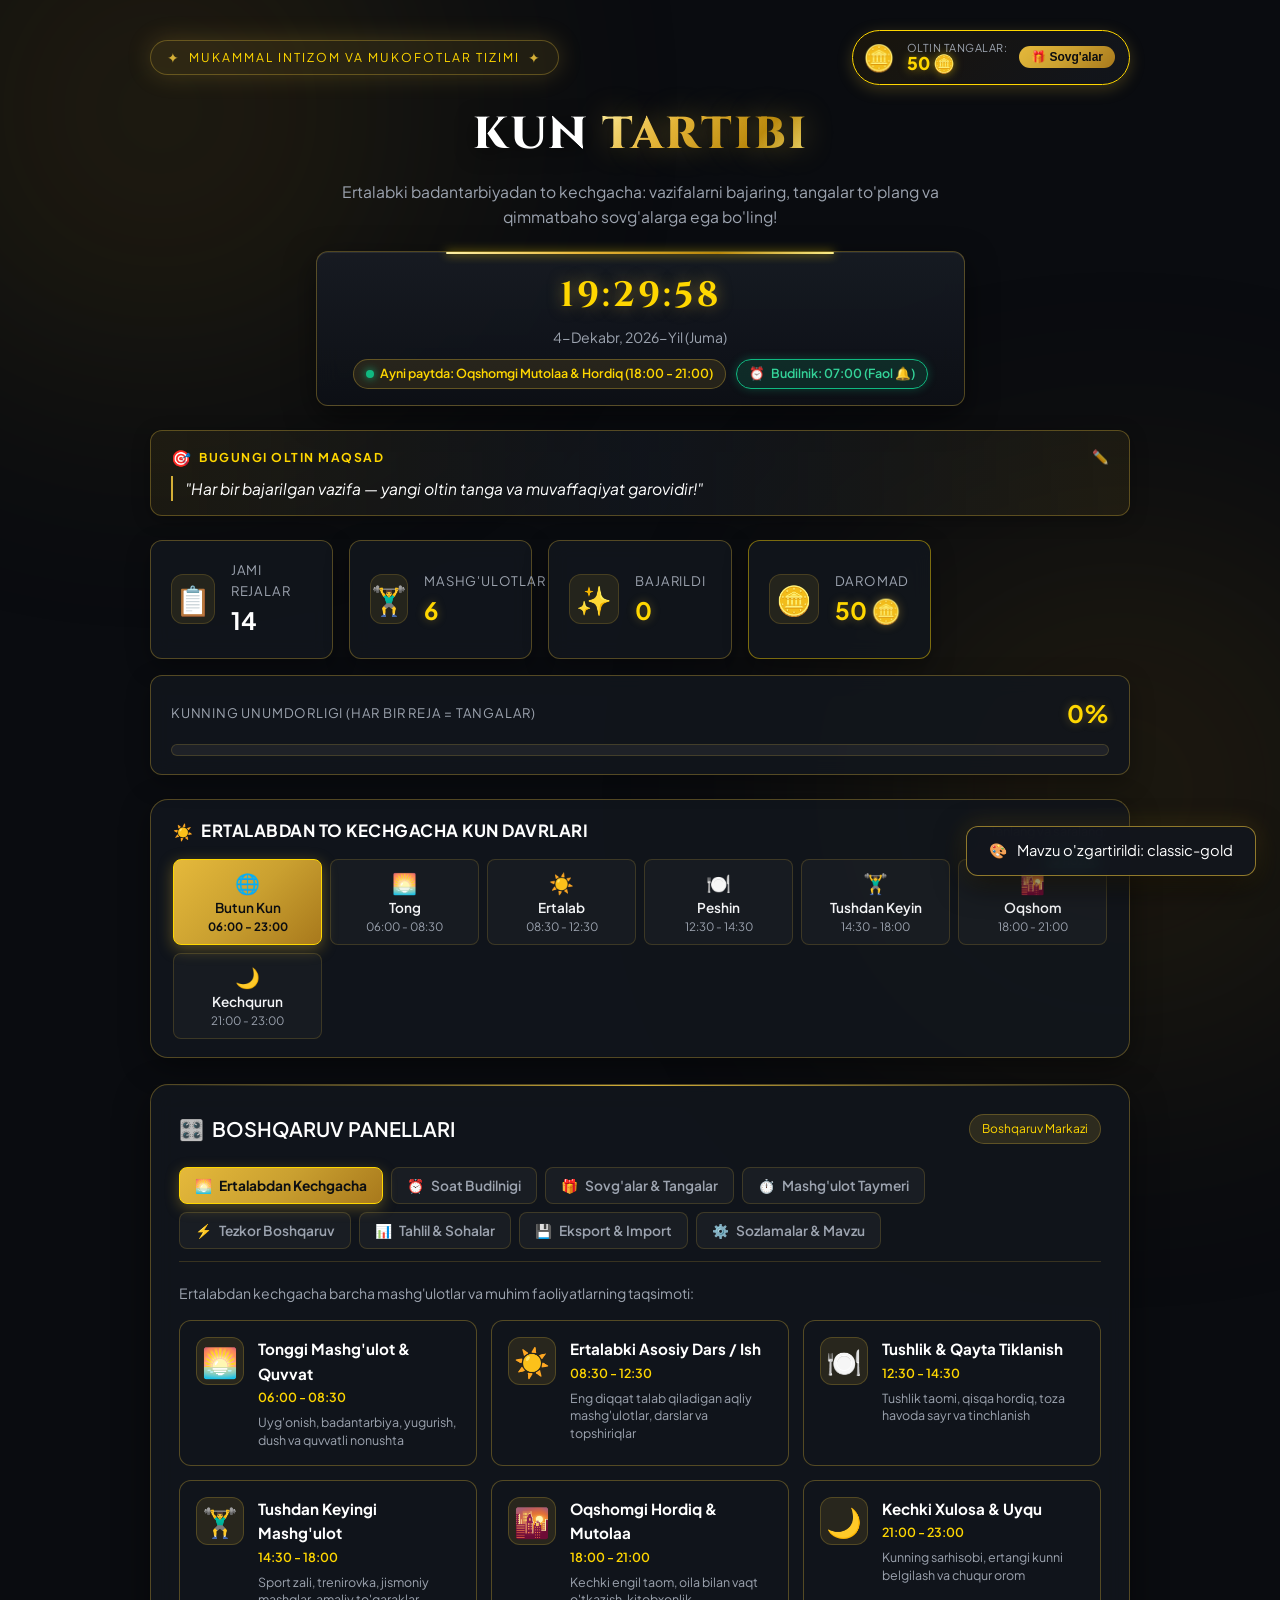
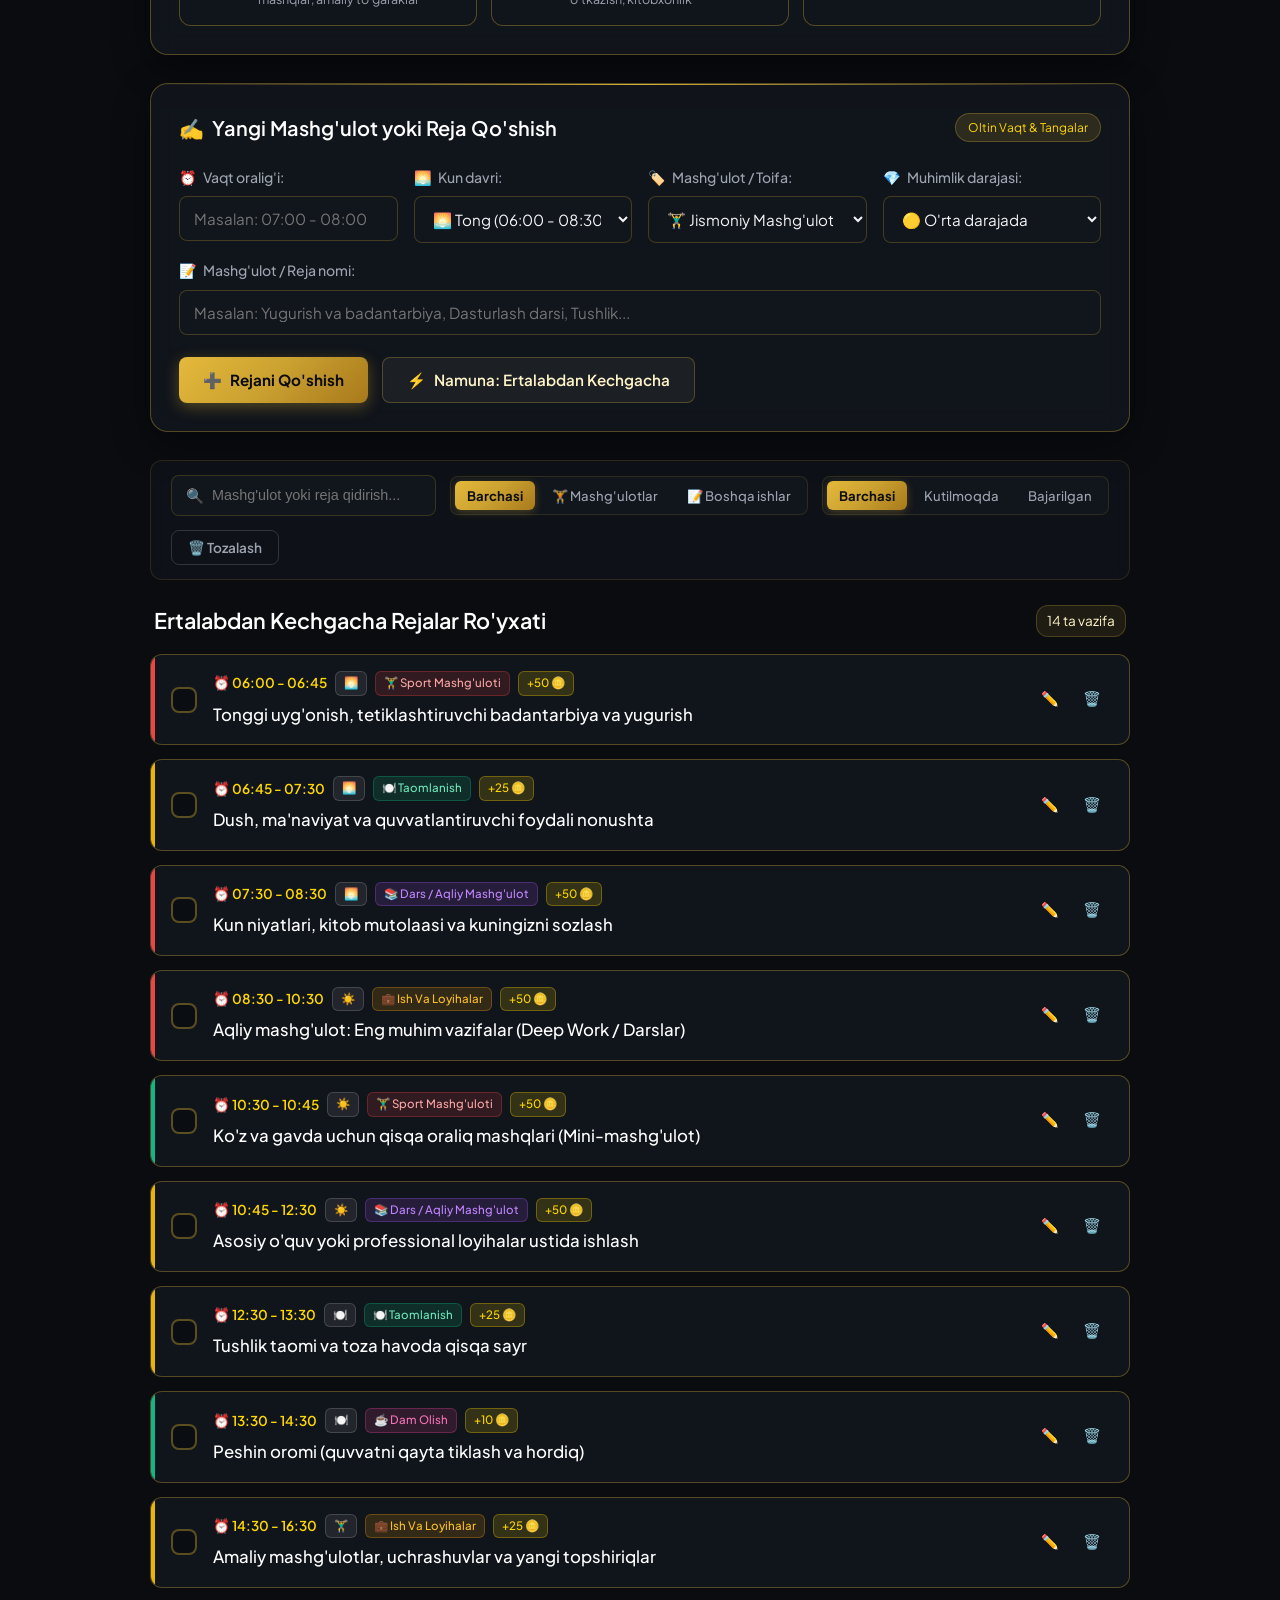
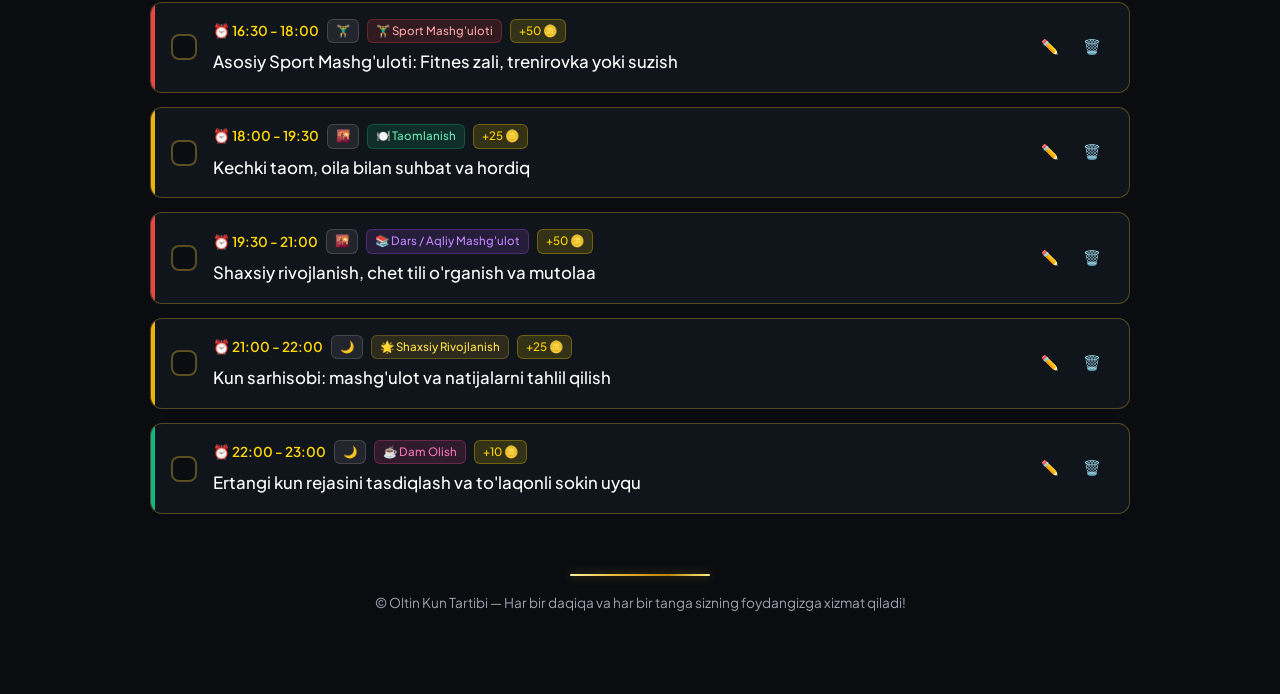
<file: index.html>
<!DOCTYPE html>
<html lang="uz">
<head>
  <meta charset="UTF-8">
  <meta name="viewport" content="width=device-width, initial-scale=1.0">
  <title>Oltin Kun Tartibi | Budilnik, Sovg'alar va Tangalar Tizimi</title>
  <link rel="preconnect" href="https://fonts.googleapis.com">
  <link rel="preconnect" href="https://fonts.gstatic.com" crossorigin>
  <link href="https://fonts.googleapis.com/css2?family=Cinzel:wght@600;700;800&family=Plus+Jakarta+Sans:wght@300;400;500;600;700&display=swap" rel="stylesheet">
  <link rel="stylesheet" href="style.css">
</head>
<body data-theme="classic-gold">
  <!-- Orqa fon nurlanish effektlari -->
  <div class="gold-ambient-light light-top-left"></div>
  <div class="gold-ambient-light light-bottom-right"></div>

  <div class="app-container">
    <!-- Header: Sarlavha, Jonli Soat, Budilnik va Oltin Hamyon -->
    <header class="luxury-header">
      <div class="header-top-row">
        <div class="header-badge">
          <span class="gold-star">✦</span>
          <span>MUKAMMAL INTIZOM VA MUKOFOTLAR TIZIMI</span>
          <span class="gold-star">✦</span>
        </div>

        <!-- Oltin Hamyon (Tangalar va Sovg'alar) -->
        <div class="gold-wallet-card" id="openGiftShopBtn" title="Sovg'alar do'konini ochish">
          <span class="wallet-coin-icon">🪙</span>
          <div class="wallet-info">
            <span class="wallet-label">Oltin Tangalar:</span>
            <span class="wallet-amount" id="userCoinsDisplay">0 🪙</span>
          </div>
          <button class="wallet-gift-btn">🎁 Sovg'alar</button>
        </div>
      </div>

      <h1 class="main-title">
        KUN <span class="gold-gradient-text">TARTIBI</span>
      </h1>
      <p class="subtitle">Ertalabki badantarbiyadan to kechgacha: vazifalarni bajaring, tangalar to'plang va qimmatbaho sovg'alarga ega bo'ling!</p>

      <!-- Jonli Soat va Budilnik Kartochkasi -->
      <div class="clock-card">
        <div class="clock-display" id="liveClock">00:00:00</div>
        <div class="date-display" id="liveDate">Yuklanmoqda...</div>
        
        <div class="clock-bottom-indicators">
          <div class="live-phase-badge" id="livePhaseIndicator">
            <span class="pulse-dot"></span>
            <span id="currentPhaseText">Ayni payt davri aniqlanmoqda...</span>
          </div>

          <!-- Budilnik holati indikatori -->
          <div class="alarm-pill-badge" id="quickAlarmPill" title="Budilnik sozlamasini ochish">
            <span class="alarm-icon-small">⏰</span>
            <span id="alarmPillStatus">Budilnik: 07:00 (O'chiq)</span>
          </div>
        </div>
      </div>
    </header>

    <!-- Kunlik Oltin Maqsad (Daily Focus Banner) -->
    <section class="motto-section">
      <div class="motto-card">
        <div class="motto-header">
          <span class="motto-icon">🎯</span>
          <span class="motto-label">BUGUNGI OLTIN MAQSAD</span>
          <button class="motto-edit-btn" id="editMottoBtn" title="Maqsadni o'zgartirish">✏️</button>
        </div>
        <p class="motto-text" id="dailyMottoText">"Har bir bajarilgan vazifa — yangi oltin tanga va muvaffaqiyat garovidir!"</p>
      </div>
    </section>

    <!-- Asosiy Statistika va Tangalar -->
    <section class="stats-section">
      <div class="stat-card">
        <div class="stat-icon">📋</div>
        <div class="stat-info">
          <span class="stat-label">Jami rejalar</span>
          <span class="stat-value" id="totalTasks">0</span>
        </div>
      </div>

      <div class="stat-card">
        <div class="stat-icon">🏋️‍♂️</div>
        <div class="stat-info">
          <span class="stat-label">Mashg'ulotlar</span>
          <span class="stat-value gold-text" id="workoutTasksCount">0</span>
        </div>
      </div>

      <div class="stat-card">
        <div class="stat-icon">✨</div>
        <div class="stat-info">
          <span class="stat-label">Bajarildi</span>
          <span class="stat-value gold-text" id="completedTasks">0</span>
        </div>
      </div>

      <div class="stat-card coin-stat-card" onclick="openGiftPanelTab()">
        <div class="stat-icon coin-bounce">🪙</div>
        <div class="stat-info">
          <span class="stat-label">Daromad</span>
          <span class="stat-value gold-text" id="statCoinsTotal">0 🪙</span>
        </div>
      </div>

      <div class="stat-card progress-card">
        <div class="progress-header">
          <span class="stat-label">Kunning unumdorligi (Har bir reja = Tangalar)</span>
          <span class="stat-value gold-text" id="progressPercentage">0%</span>
        </div>
        <div class="progress-bar-track">
          <div class="progress-bar-fill" id="progressBar"></div>
        </div>
      </div>
    </section>

    <!-- ==============================================
         ERTALABDAN KECHGACHA VAQT LENTASI (TIMELINE BAR)
         ============================================== -->
    <section class="day-timeline-section">
      <div class="timeline-bar-card">
        <div class="timeline-header">
          <span class="gold-icon">☀️</span>
          <h3 class="timeline-title">ERTALABDAN TO KECHGACHA KUN DAVRLARI</h3>
          <span class="timeline-hint">Tanlang va saralang:</span>
        </div>
        
        <div class="timeline-nav" id="timelinePhaseNav">
          <button class="phase-btn active" data-phase="all">
            <span class="phase-icon">🌐</span>
            <span class="phase-name">Butun Kun</span>
            <span class="phase-time">06:00 - 23:00</span>
          </button>

          <button class="phase-btn" data-phase="morning_early" id="btn-morning_early">
            <span class="phase-icon">🌅</span>
            <span class="phase-name">Tong</span>
            <span class="phase-time">06:00 - 08:30</span>
          </button>

          <button class="phase-btn" data-phase="morning" id="btn-morning">
            <span class="phase-icon">☀️</span>
            <span class="phase-name">Ertalab</span>
            <span class="phase-time">08:30 - 12:30</span>
          </button>

          <button class="phase-btn" data-phase="noon" id="btn-noon">
            <span class="phase-icon">🍽️</span>
            <span class="phase-name">Peshin</span>
            <span class="phase-time">12:30 - 14:30</span>
          </button>

          <button class="phase-btn" data-phase="afternoon" id="btn-afternoon">
            <span class="phase-icon">🏋️‍♂️</span>
            <span class="phase-name">Tushdan Keyin</span>
            <span class="phase-time">14:30 - 18:00</span>
          </button>

          <button class="phase-btn" data-phase="evening" id="btn-evening">
            <span class="phase-icon">🌇</span>
            <span class="phase-name">Oqshom</span>
            <span class="phase-time">18:00 - 21:00</span>
          </button>

          <button class="phase-btn" data-phase="night" id="btn-night">
            <span class="phase-icon">🌙</span>
            <span class="phase-name">Kechqurun</span>
            <span class="phase-time">21:00 - 23:00</span>
          </button>
        </div>
      </div>
    </section>

    <!-- ==============================================
         KENGAYTIRILGAN BOSHQARUV PANELLARI (CONTROL HUB)
         ============================================== -->
    <section class="management-section">
      <div class="gold-card control-hub-card">
        <div class="card-header hub-header">
          <h2 class="card-title">
            <span class="gold-icon">🎛️</span> BOSHQARUV PANELLARI
          </h2>
          <span class="gold-tag">Boshqaruv Markazi</span>
        </div>

        <!-- Boshqaruv panellari tab menyusi -->
        <div class="hub-tabs">
          <button class="hub-tab-btn active" data-panel="panel-schedule-flow">
            <span>🌅</span> Ertalabdan Kechgacha
          </button>
          <button class="hub-tab-btn" data-panel="panel-alarm">
            <span>⏰</span> Soat Budilnigi
          </button>
          <button class="hub-tab-btn" data-panel="panel-gifts" id="tabBtnGifts">
            <span>🎁</span> Sovg'alar & Tangalar
          </button>
          <button class="hub-tab-btn" data-panel="panel-workout-timer">
            <span>⏱️</span> Mashg'ulot Taymeri
          </button>
          <button class="hub-tab-btn" data-panel="panel-actions">
            <span>⚡</span> Tezkor Boshqaruv
          </button>
          <button class="hub-tab-btn" data-panel="panel-analytics">
            <span>📊</span> Tahlil & Sohalar
          </button>
          <button class="hub-tab-btn" data-panel="panel-data">
            <span>💾</span> Eksport & Import
          </button>
          <button class="hub-tab-btn" data-panel="panel-settings">
            <span>⚙️</span> Sozlamalar & Mavzu
          </button>
        </div>

        <!-- Panel 0: Ertalabdan Kechgacha Umumiy Reja Ko'rinishi -->
        <div class="panel-content active" id="panel-schedule-flow">
          <div class="panel-desc">Ertalabdan kechgacha barcha mashg'ulotlar va muhim faoliyatlarning taqsimoti:</div>
          <div class="schedule-flow-grid">
            <div class="flow-card" onclick="filterByPhase('morning_early')">
              <div class="flow-icon">🌅</div>
              <div class="flow-info">
                <strong>Tonggi Mashg'ulot & Quvvat</strong>
                <span class="flow-time">06:00 - 08:30</span>
                <p>Uyg'onish, badantarbiya, yugurish, dush va quvvatli nonushta</p>
              </div>
            </div>

            <div class="flow-card" onclick="filterByPhase('morning')">
              <div class="flow-icon">☀️</div>
              <div class="flow-info">
                <strong>Ertalabki Asosiy Dars / Ish</strong>
                <span class="flow-time">08:30 - 12:30</span>
                <p>Eng diqqat talab qiladigan aqliy mashg'ulotlar, darslar va topshiriqlar</p>
              </div>
            </div>

            <div class="flow-card" onclick="filterByPhase('noon')">
              <div class="flow-icon">🍽️</div>
              <div class="flow-info">
                <strong>Tushlik & Qayta Tiklanish</strong>
                <span class="flow-time">12:30 - 14:30</span>
                <p>Tushlik taomi, qisqa hordiq, toza havoda sayr va tinchlanish</p>
              </div>
            </div>

            <div class="flow-card" onclick="filterByPhase('afternoon')">
              <div class="flow-icon">🏋️‍♂️</div>
              <div class="flow-info">
                <strong>Tushdan Keyingi Mashg'ulot</strong>
                <span class="flow-time">14:30 - 18:00</span>
                <p>Sport zali, trenirovka, jismoniy mashqlar, amaliy to'garaklar</p>
              </div>
            </div>

            <div class="flow-card" onclick="filterByPhase('evening')">
              <div class="flow-icon">🌇</div>
              <div class="flow-info">
                <strong>Oqshomgi Hordiq & Mutolaa</strong>
                <span class="flow-time">18:00 - 21:00</span>
                <p>Kechki engil taom, oila bilan vaqt o'tkazish, kitobxonlik</p>
              </div>
            </div>

            <div class="flow-card" onclick="filterByPhase('night')">
              <div class="flow-icon">🌙</div>
              <div class="flow-info">
                <strong>Kechki Xulosa & Uyqu</strong>
                <span class="flow-time">21:00 - 23:00</span>
                <p>Kunning sarhisobi, ertangi kunni belgilash va chuqur orom</p>
              </div>
            </div>
          </div>
        </div>

        <!-- YANGI PANEL 1: SOAT BUDILNIGI (ALARM PANEL) -->
        <div class="panel-content" id="panel-alarm">
          <div class="panel-desc">Ertalabki uyg'onish yoki mashg'ulotlar vaqtini o'tkazib yubormaslik uchun aqlli budilnik:</div>
          <div class="alarm-management-card">
            <div class="alarm-setup-grid">
              <div class="alarm-time-picker-box">
                <label for="alarmTimeInput">⏰ Budilnik Vaqti:</label>
                <input type="time" id="alarmTimeInput" value="07:00" class="alarm-time-input">
              </div>

              <div class="alarm-label-box">
                <label for="alarmLabelInput">📝 Budilnik Eslatmasi:</label>
                <input type="text" id="alarmLabelInput" value="Ertalabki badantarbiya va mashg'ulot vaqti bo'ldi!" placeholder="Eslatma matni...">
              </div>

              <div class="alarm-toggle-box">
                <label>Budilnik Holati:</label>
                <label class="switch">
                  <input type="checkbox" id="alarmEnabledToggle">
                  <span class="slider"></span>
                </label>
              </div>
            </div>

            <div class="alarm-actions">
              <button class="btn btn-gold" id="saveAlarmBtn">💾 Budilnikni Saqlash</button>
              <button class="btn btn-secondary" id="testAlarmBtn">🔔 Budilnik Ovozini Sinash</button>
            </div>

            <div class="alarm-info-banner" id="alarmNextAlertBanner">
              Budilnik hozirda faol emas. Vaqtni belgilab "Yoqish" kalitini bosing.
            </div>
          </div>
        </div>

        <!-- YANGI PANEL 2: SOVG'ALAR & TANGALAR (GIFTS & COINS SHOP) -->
        <div class="panel-content" id="panel-gifts">
          <div class="panel-desc">
            Har bir vazifani bajarganingizda sizga <strong>oltin tangalar</strong> beriladi. Tangalarni to'plab ajoyib sovg'alar va unvonlarni oching!
          </div>

          <div class="coins-summary-banner">
            <div class="coins-balance-large">
              <span class="big-coin">🪙</span>
              <div>
                <strong id="shopCoinsDisplay">0</strong>
                <span>Oltin Tanga Mavjud</span>
              </div>
            </div>
            <div class="coins-reward-rule">
              <span>Oddiy reja: <strong>+10 🪙</strong></span>
              <span>O'rta reja: <strong>+25 🪙</strong></span>
              <span>Mashg'ulot/Muhim: <strong>+50 🪙</strong></span>
            </div>
          </div>

          <div class="gift-chest-grid" id="giftChestsContainer">
            <!-- Dinamik JS orqali sovg'alar qutisi chiqariladi -->
          </div>
        </div>

        <!-- Panel 3: Mashg'ulot va Fokus Taymeri -->
        <div class="panel-content" id="panel-workout-timer">
          <div class="panel-desc">Sport mashg'uloti yoki diqqatni jamlash (Deep Work) uchun maxsus oltin taymer:</div>
          <div class="timer-container">
            <div class="timer-display-circle">
              <div class="timer-time" id="timerDisplay">25:00</div>
              <div class="timer-label" id="timerStatusLabel">Mashg'ulotga tayyormisiz?</div>
            </div>

            <div class="timer-presets">
              <button class="timer-preset-btn" data-minutes="15">15 daq (Badantarbiya)</button>
              <button class="timer-preset-btn active" data-minutes="25">25 daq (Fokus)</button>
              <button class="timer-preset-btn" data-minutes="30">30 daq (Sport Mashg'uloti)</button>
              <button class="timer-preset-btn" data-minutes="45">45 daq (Katta Mashg'ulot)</button>
            </div>

            <div class="timer-controls">
              <button class="btn btn-gold" id="startTimerBtn">▶️ Boshlash</button>
              <button class="btn btn-secondary" id="pauseTimerBtn">⏸️ To'xtatish</button>
              <button class="btn btn-outline" id="resetTimerBtn">🔄 Qayta O'rnatish</button>
            </div>
          </div>
        </div>

        <!-- Panel 4: Tezkor Boshqaruv Amallari -->
        <div class="panel-content" id="panel-actions">
          <div class="panel-desc">Rejalarni ommaviy boshqarish va tartiblash amallari:</div>
          <div class="action-grid">
            <button class="hub-action-btn" id="markAllDoneBtn">
              <span class="action-emoji">✅</span>
              <div class="action-details">
                <strong>Barchasini Bajarildi Qilish</strong>
                <small>Barcha rejalarni yakunlangan deb belgilash</small>
              </div>
            </button>

            <button class="hub-action-btn" id="resetAllTasksBtn">
              <span class="action-emoji">🔄</span>
              <div class="action-details">
                <strong>Yangi Kun Boshlash</strong>
                <small>Barchasini kutilmoqda holatiga qaytarish</small>
              </div>
            </button>

            <button class="hub-action-btn" id="sortByTimeBtn">
              <span class="action-emoji">⏰</span>
              <div class="action-details">
                <strong>Ertalabdan Kechgacha Saralash</strong>
                <small>Tongdan kechgacha tartib bilan terish</small>
              </div>
            </button>

            <button class="hub-action-btn" id="sortByPriorityBtn">
              <span class="action-emoji">💎</span>
              <div class="action-details">
                <strong>Muhimlik Bo'yicha Saralash</strong>
                <small>Yuqori ustuvorlikdagi vazifalarni tepaga olish</small>
              </div>
            </button>
          </div>
        </div>

        <!-- Panel 5: Tahlil va Sohalar statistikasi -->
        <div class="panel-content" id="panel-analytics">
          <div class="panel-desc">Kun tartibining mashg'ulotlar va boshqa sohalar bo'yicha taqsimlanishi:</div>
          <div class="category-analytics-grid" id="categoryAnalyticsContainer">
            <!-- Dinamik JS orqali toifalar statistikasi chiziladi -->
          </div>
        </div>

        <!-- Panel 6: Eksport, Import va Chop etish -->
        <div class="panel-content" id="panel-data">
          <div class="panel-desc">Ma'lumotlarni saqlash, zaxiralash va qog'ozga chop etish:</div>
          <div class="action-grid">
            <button class="hub-action-btn" id="exportJsonBtn">
              <span class="action-emoji">📥</span>
              <div class="action-details">
                <strong>Jadvalni Yuklab Olish (JSON)</strong>
                <small>Rejalarni fayl sifatida saqlab qo'yish</small>
              </div>
            </button>

            <button class="hub-action-btn" id="importJsonTriggerBtn">
              <span class="action-emoji">📤</span>
              <div class="action-details">
                <strong>Jadvalni Tiklash (Import)</strong>
                <small>Avval saqlangan fayldan yuklash</small>
              </div>
            </button>
            <input type="file" id="importJsonInput" accept=".json" style="display: none;">

            <button class="hub-action-btn" id="printScheduleBtn">
              <span class="action-emoji">🖨️</span>
              <div class="action-details">
                <strong>Kun Tartibini Chop Etish (PDF)</strong>
                <small>Chiroyli shablon ko'rinishida chiqarish</small>
              </div>
            </button>

            <button class="hub-action-btn danger-hover" id="clearAllHubBtn">
              <span class="action-emoji">🗑️</span>
              <div class="action-details">
                <strong>To'liq Tozalash</strong>
                <small>Hamma vazifalarni butunlay o'chirish</small>
              </div>
            </button>
          </div>
        </div>

        <!-- Panel 7: Sozlamalar va Rang mavzulari -->
        <div class="panel-content" id="panel-settings">
          <div class="panel-desc">Dastur ko'rinishi, budilnik va tangalar sozlamalarini boshqaring:</div>
          
          <div class="settings-grid">
            <!-- Mavzular -->
            <div class="setting-item">
              <div class="setting-label">
                <strong>🎨 Oltin Dizayn Uslubi:</strong>
                <small>Oltin rangining o'zingizga yoqqan turini tanlang</small>
              </div>
              <div class="theme-picker">
                <button class="theme-btn active" data-set-theme="classic-gold" title="Klassik Qirollik Oltini">
                  <span class="theme-circle theme-classic"></span> Klassik Oltin
                </button>
                <button class="theme-btn" data-set-theme="obsidian-gold" title="Qora va To'q Oltin">
                  <span class="theme-circle theme-obsidian"></span> Qora Oltin
                </button>
                <button class="theme-btn" data-set-theme="rose-gold" title="Pushti Oltin">
                  <span class="theme-circle theme-rose"></span> Pushti Oltin
                </button>
                <button class="theme-btn" data-set-theme="emerald-gold" title="Zumrad va Oltin">
                  <span class="theme-circle theme-emerald"></span> Zumrad Oltin
                </button>
              </div>
            </div>

            <!-- Tovush effekti -->
            <div class="setting-item toggle-row">
              <div class="setting-label">
                <strong>🔔 Bajarilganda Oltin Tovush:</strong>
                <small>Reja bajarilganda va tanga berilganda yoqimli jarangdor ovoz yangraydi</small>
              </div>
              <label class="switch">
                <input type="checkbox" id="soundToggle" checked>
                <span class="slider"></span>
              </label>
            </div>

            <!-- Tangalarni qayta tiklash -->
            <div class="setting-item toggle-row">
              <div class="setting-label">
                <strong>🪙 Oltin Tangalar Balansi:</strong>
                <small>Sinov uchun tanga qo'shish yoki balansni tozalash</small>
              </div>
              <div class="setting-actions">
                <button class="btn btn-outline" id="addBonusCoinsBtn">+50 Bonus Tanga</button>
                <button class="btn btn-outline" id="resetCoinsBtn">Balansni 0 qilish</button>
              </div>
            </div>
          </div>
        </div>
      </div>
    </section>

    <!-- Yangi reja yoki mashg'ulot qo'shish formasi -->
    <section class="form-section">
      <div class="gold-card form-card">
        <div class="card-header">
          <h2 class="card-title">
            <span class="gold-icon">✍️</span> Yangi Mashg'ulot yoki Reja Qo'shish
          </h2>
          <span class="gold-tag">Oltin Vaqt & Tangalar</span>
        </div>

        <form id="routineForm" class="routine-form">
          <div class="form-grid">
            <div class="input-group">
              <label for="taskTime">
                <span class="label-icon">⏰</span> Vaqt oralig'i:
              </label>
              <input 
                type="text" 
                id="taskTime" 
                placeholder="Masalan: 07:00 - 08:00" 
                required
                autocomplete="off"
              >
            </div>

            <div class="input-group">
              <label for="taskDayPhase">
                <span class="label-icon">🌅</span> Kun davri:
              </label>
              <select id="taskDayPhase">
                <option value="morning_early">🌅 Tong (06:00 - 08:30)</option>
                <option value="morning">☀️ Ertalab (08:30 - 12:30)</option>
                <option value="noon">🍽️ Peshin (12:30 - 14:30)</option>
                <option value="afternoon">🏋️‍♂️ Tushdan keyin (14:30 - 18:00)</option>
                <option value="evening">🌇 Oqshom (18:00 - 21:00)</option>
                <option value="night">🌙 Kechqurun (21:00 - 23:00)</option>
              </select>
            </div>

            <div class="input-group">
              <label for="taskCategory">
                <span class="label-icon">🏷️</span> Mashg'ulot / Toifa:
              </label>
              <select id="taskCategory">
                <option value="workout">🏋️‍♂️ Jismoniy Mashg'ulot / Sport (+50 🪙)</option>
                <option value="study">📚 Dars / Aqliy Mashg'ulot (+50 🪙)</option>
                <option value="work">💼 Ish va Loyihalar (+25 🪙)</option>
                <option value="meal">🍽️ Nonushta / Tushlik / Taom (+10 🪙)</option>
                <option value="ibodat">🤲 Ma'naviyat va Ibodat (+25 🪙)</option>
                <option value="rest">☕ Hordiq va Dam olish (+10 🪙)</option>
                <option value="personal">🌟 Shaxsiy rivojlanish (+25 🪙)</option>
              </select>
            </div>

            <div class="input-group">
              <label for="taskPriority">
                <span class="label-icon">💎</span> Muhimlik darajasi:
              </label>
              <select id="taskPriority">
                <option value="high">🔴 Juda muhim (Katta Tanga)</option>
                <option value="medium" selected>🟡 O'rta darajada</option>
                <option value="low">🟢 Oddiy reja</option>
              </select>
            </div>
          </div>

          <div class="input-group full-width">
            <label for="taskTitle">
              <span class="label-icon">📝</span> Mashg'ulot / Reja nomi:
            </label>
            <input 
              type="text" 
              id="taskTitle" 
              placeholder="Masalan: Yugurish va badantarbiya, Dasturlash darsi, Tushlik..." 
              required
              autocomplete="off"
            >
          </div>

          <div class="form-actions">
            <button type="submit" class="btn btn-gold" id="submitBtn">
              <span class="btn-icon">➕</span> Rejani Qo'shish
            </button>
            <button type="button" class="btn btn-secondary" id="resetDefaultsBtn" title="Boshlang'ich mukammal kun tartibini tiklash">
              <span class="btn-icon">⚡</span> Namuna: Ertalabdan Kechgacha
            </button>
          </div>
        </form>
      </div>
    </section>

    <!-- Filtrlar, Qidiruv va Toifa tanlash paneli -->
    <section class="controls-section">
      <div class="search-box">
        <span class="search-icon">🔍</span>
        <input type="text" id="searchInput" placeholder="Mashg'ulot yoki reja qidirish...">
      </div>

      <!-- Turlar bo'yicha tezkor filtr -->
      <div class="type-filter-tabs">
        <button class="type-btn active" data-type-filter="all">Barchasi</button>
        <button class="type-btn" data-type-filter="workout">🏋️ Mashg'ulotlar</button>
        <button class="type-btn" data-type-filter="others">📝 Boshqa ishlar</button>
      </div>

      <div class="filter-tabs">
        <button class="tab-btn active" data-filter="all">Barchasi</button>
        <button class="tab-btn" data-filter="pending">Kutilmoqda</button>
        <button class="tab-btn" data-filter="completed">Bajarilgan</button>
      </div>

      <div class="action-buttons">
        <button class="btn btn-outline" id="clearAllBtn" title="Barcha rejalarni tozalash">
          🗑️ Tozalash
        </button>
      </div>
    </section>

    <!-- Kun tartibi jadvali/ro'yxati -->
    <main class="schedule-section">
      <div class="schedule-header">
        <h2 class="section-title">Ertalabdan Kechgacha Rejalar Ro'yxati</h2>
        <span class="counter-badge" id="listCounter">0 ta vazifa</span>
      </div>

      <div id="routineList" class="routine-list">
        <!-- Rejalar JS orqali dinamik qo'shiladi -->
      </div>

      <div id="emptyState" class="empty-state hidden">
        <div class="empty-icon">🏆</div>
        <h3>Ushbu vaqt oralig'ida rejalar topilmadi</h3>
        <p>Yuqoridagi formadan yangi reja qo'shing yoki "Namuna: Ertalabdan Kechgacha" tugmasini bosing!</p>
      </div>
    </main>

    <!-- Footer -->
    <footer class="luxury-footer">
      <div class="gold-divider"></div>
      <p>© Oltin Kun Tartibi — Har bir daqiqa va har bir tanga sizning foydangizga xizmat qiladi!</p>
    </footer>
  </div>

  <!-- ==============================================
       BUDILNIK JIRINGLASH DARCHASI (ALARM MODAL)
       ============================================== -->
  <div id="alarmModal" class="luxury-modal-overlay hidden">
    <div class="luxury-modal alarm-ringing-card">
      <div class="ringing-bell-icon">🔔</div>
      <h2 class="modal-gold-title">BUDILNIK JIRINGLADI!</h2>
      <p class="alarm-ringing-time" id="alarmModalTime">07:00</p>
      <p class="alarm-ringing-desc" id="alarmModalLabel">Ertalabki badantarbiya va mashg'ulot vaqti bo'ldi!</p>
      <div class="modal-actions">
        <button class="btn btn-gold btn-large" id="stopAlarmBtn">⏰ Budilnikni O'chirish</button>
        <button class="btn btn-secondary" id="snoozeAlarmBtn">💤 5 Daqiqaga Kechiktirish</button>
      </div>
    </div>
  </div>

  <!-- ==============================================
       SOVG'A OCHILISH DARCHASI (GIFT REVEAL MODAL)
       ============================================== -->
  <div id="giftModal" class="luxury-modal-overlay hidden">
    <div class="luxury-modal gift-reveal-card">
      <div class="gift-reveal-icon" id="giftModalIcon">🎁</div>
      <div class="gift-stars">✨ ✦ ✦ ✦ ✨</div>
      <h2 class="modal-gold-title" id="giftModalTitle">TABRIKLAYMIZ! SOVG'A OCHILDI!</h2>
      <p class="gift-reward-desc" id="giftModalDesc">Siz muvaffaqiyatli tangalar to'plab yangi unvonga ega bo'ldingiz!</p>
      <button class="btn btn-gold btn-large" id="closeGiftModalBtn">🎉 Sovg'ani Qabul Qilish</button>
    </div>
  </div>

  <!-- Bildirishnoma (Toast Toast Message) -->
  <div id="toastNotification" class="toast-notification hidden"></div>

  <script src="app.js"></script>
</body>
</html>
</file>
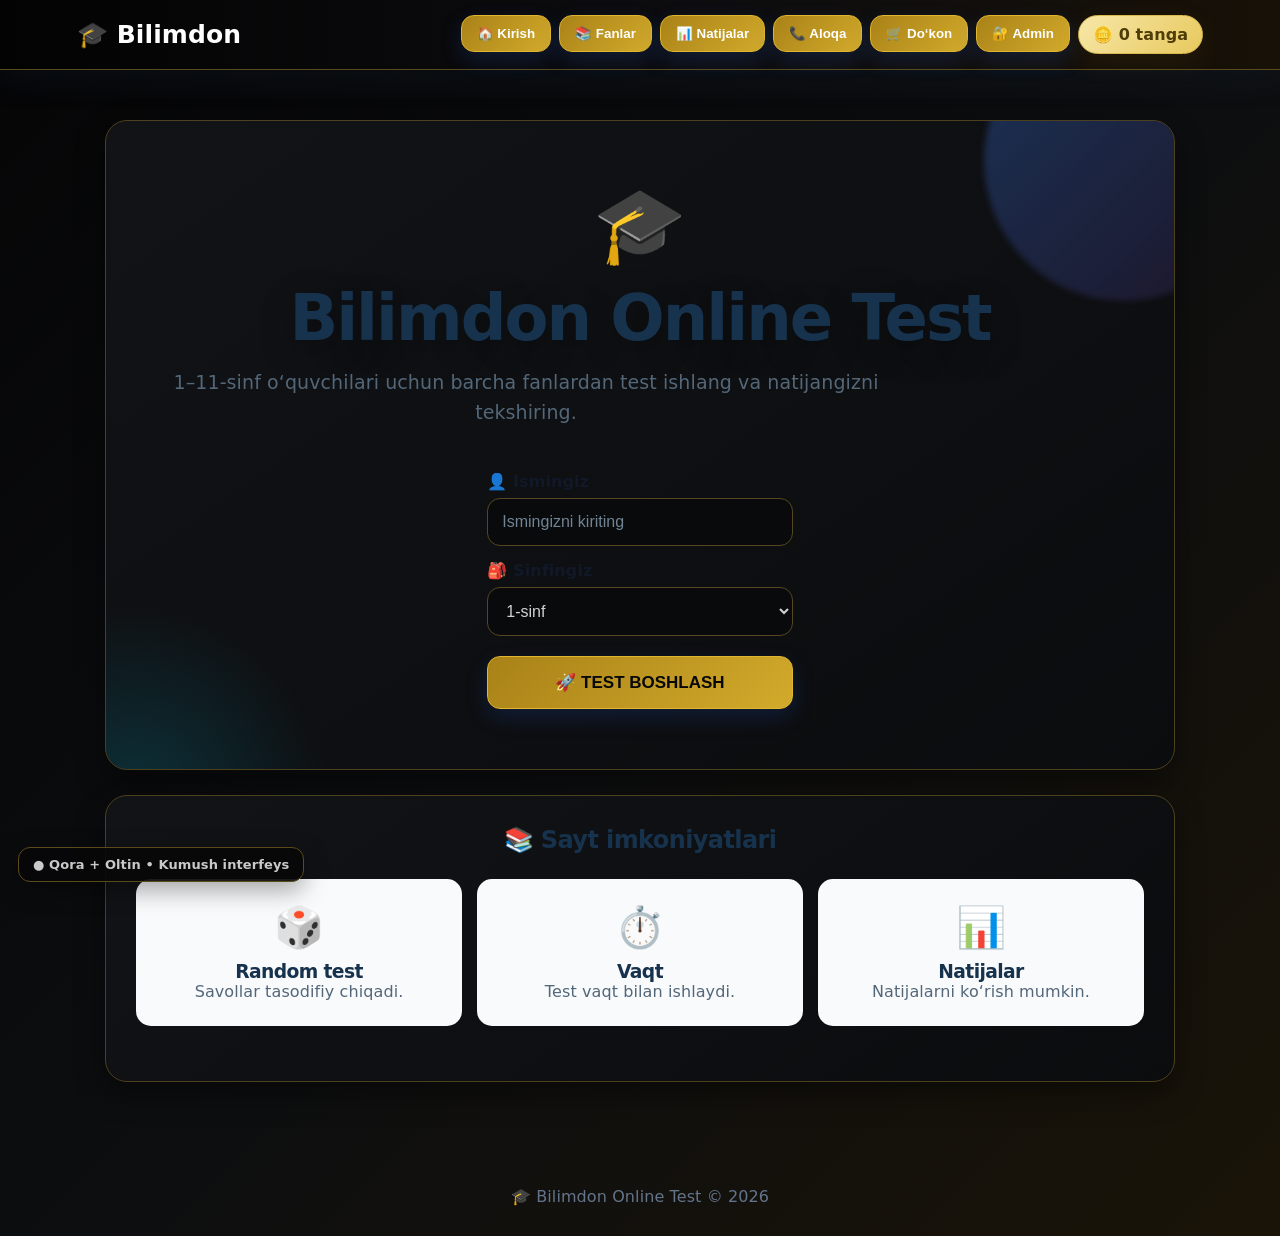
<file: Bilimdon_Qora_Oltin_Kumush.html>
<!DOCTYPE html>
<html lang="uz">
<head>
<meta charset="UTF-8">
<meta name="viewport" content="width=device-width, initial-scale=1.0">

<title>Bilimdon - Online Test</title>

<style>

*{
    margin:0;
    padding:0;
    box-sizing:border-box;
}

body{
    font-family:Arial,sans-serif;
    background:
    radial-gradient(circle at 10% 10%,#bfdbfe,transparent 30%),
    radial-gradient(circle at 90% 90%,#ddd6fe,transparent 30%),
    linear-gradient(135deg,#eff6ff,#f5f3ff);
    min-height:100vh;
    color:#111827;
}

/* NAVBAR */

.navbar{
    background:#1e40af;
    color:white;
    display:flex;
    justify-content:space-between;
    align-items:center;
    padding:15px 6%;
    position:sticky;
    top:0;
    z-index:1000;
    box-shadow:0 5px 20px rgba(0,0,0,.15);
}

.logo{
    font-size:25px;
    font-weight:bold;
}

.nav-links{
    display:flex;
    gap:8px;
    list-style:none;
}

.nav-links button{
    width:auto;
    padding:10px 15px;
    margin:0;
    background:transparent;
    color:white;
    border:none;
    border-radius:8px;
    cursor:pointer;
    font-weight:bold;
}

.nav-links button:hover{
    background:rgba(255,255,255,.2);
}

/* CONTAINER */

.container{
    max-width:1100px;
    margin:35px auto;
    padding:15px;
}

.page{
    display:none;
}

.page.active{
    display:block;
}

/* CARD */

.card{
    background:rgba(255,255,255,.96);
    border-radius:22px;
    padding:30px;
    margin-bottom:25px;
    box-shadow:0 10px 35px rgba(0,0,0,.1);
}

/* HOME */

.hero{
    text-align:center;
    padding:50px 25px;
}

.hero-icon{
    font-size:75px;
}

.hero h1{
    font-size:38px;
    color:#1d4ed8;
    margin:15px 0;
}

.hero p{
    color:#64748b;
    font-size:18px;
    line-height:1.6;
}

.start-form{
    max-width:600px;
    margin:30px auto 0;
    text-align:left;
}

label{
    display:block;
    font-weight:bold;
    margin:15px 0 7px;
}

input,
select,
textarea{
    width:100%;
    padding:14px;
    border:2px solid #dbeafe;
    border-radius:12px;
    font-size:16px;
    outline:none;
}

input:focus,
select:focus,
textarea:focus{
    border-color:#2563eb;
}

/* BUTTON */

.main-btn{
    width:100%;
    padding:15px;
    margin-top:20px;
    border:none;
    border-radius:13px;
    background:linear-gradient(135deg,#2563eb,#4f46e5);
    color:white;
    font-size:17px;
    font-weight:bold;
    cursor:pointer;
}

.main-btn:hover{
    opacity:.9;
}

/* SECTION */

.section-title{
    text-align:center;
    margin-bottom:25px;
}

.section-title h2{
    margin-bottom:8px;
}

/* SUBJECTS */

.subject-grid{
    display:grid;
    grid-template-columns:repeat(4,1fr);
    gap:15px;
}

.subject{
    background:white;
    border:2px solid #e2e8f0;
    border-radius:17px;
    padding:25px 10px;
    text-align:center;
    cursor:pointer;
    transition:.2s;
}

.subject:hover{
    border-color:#2563eb;
    background:#eff6ff;
    transform:translateY(-4px);
}

.subject-icon{
    font-size:38px;
    display:block;
    margin-bottom:10px;
}

.subject-name{
    font-weight:bold;
}

/* TEST */

.test-top{
    display:flex;
    justify-content:space-between;
    margin-bottom:25px;
    font-weight:bold;
}

.timer{
    color:#dc2626;
    background:#fee2e2;
    padding:10px 15px;
    border-radius:10px;
}

.question{
    font-size:23px;
    font-weight:bold;
    color:#000;
    line-height:1.5;
    margin-bottom:25px;
}

.answers{
    display:flex;
    flex-direction:column;
    gap:12px;
}

.answer{
    padding:16px;
    background:white;
    border:2px solid #e2e8f0;
    border-radius:12px;
    cursor:pointer;
    text-align:left;
    font-size:16px;
}

.answer:hover{
    background:#eff6ff;
    border-color:#60a5fa;
}

.answer.selected{
    background:#bfdbfe;
    border-color:#2563eb;
}

/* RESULT */

.result-box{
    text-align:center;
}

.big-score{
    font-size:60px;
    color:#16a34a;
    font-weight:bold;
    margin:20px;
}

.result-message{
    font-size:20px;
    margin:15px;
}

.result-item{
    padding:18px;
    border-radius:14px;
    background:#f8fafc;
    margin-bottom:12px;
    border-left:6px solid #2563eb;
}

.good{
    border-left-color:#16a34a;
}

.bad{
    border-left-color:#dc2626;
}

/* CONTACT */

.contact-grid{
    display:grid;
    grid-template-columns:repeat(3,1fr);
    gap:15px;
    margin-bottom:25px;
}

.contact-card{
    text-align:center;
    padding:25px;
    background:#f8fafc;
    border-radius:15px;
}

.contact-icon{
    font-size:40px;
    margin-bottom:10px;
}

/* FOOTER */

footer{
    text-align:center;
    padding:30px;
    color:#64748b;
}

/* MOBILE */

@media(max-width:850px){

    .subject-grid{
        grid-template-columns:repeat(3,1fr);
    }

    .navbar{
        flex-direction:column;
        gap:12px;
    }
}

@media(max-width:600px){

    .subject-grid{
        grid-template-columns:repeat(2,1fr);
    }

    .contact-grid{
        grid-template-columns:1fr;
    }

    .hero h1{
        font-size:28px;
    }

    .question{
        font-size:19px;
    }

    .test-top{
        flex-direction:column;
        gap:10px;
    }

    .nav-links{
        width:100%;
        justify-content:center;
        flex-wrap:wrap;
    }
}


.coin-box{
    background:#facc15;
    color:#713f12;
    padding:9px 14px;
    border-radius:20px;
    font-weight:bold;
    white-space:nowrap;
}
.admin-grid,.shop-grid{
    display:grid;
    grid-template-columns:repeat(3,1fr);
    gap:15px;
}
.admin-card,.shop-card{
    background:#f8fafc;
    border-radius:16px;
    padding:20px;
    border:2px solid #e2e8f0;
}
.admin-card h3,.shop-card h3{margin-bottom:10px}
.small-btn{
    border:none;
    padding:10px 14px;
    border-radius:9px;
    cursor:pointer;
    font-weight:bold;
    margin-top:10px;
}
.danger-btn{background:#dc2626;color:white}
.buy-btn{background:#16a34a;color:white;width:100%}
.info-btn{background:#2563eb;color:white}
.admin-table{
    width:100%;
    border-collapse:collapse;
    margin-top:15px;
}
.admin-table th,.admin-table td{
    border:1px solid #e2e8f0;
    padding:10px;
    text-align:left;
}
.admin-table th{background:#eff6ff}
.badge{
    display:inline-block;
    padding:5px 9px;
    border-radius:999px;
    background:#dbeafe;
    color:#1e40af;
    font-size:13px;
    font-weight:bold;
}
@media(max-width:850px){
    .admin-grid,.shop-grid{grid-template-columns:repeat(2,1fr)}
}
@media(max-width:600px){
    .admin-grid,.shop-grid{grid-template-columns:1fr}
    .coin-box{font-size:14px}
}


/* ===== Yangi zamonaviy fon ===== */
body{
  background:
    radial-gradient(circle at 10% 15%, rgba(99,102,241,.22) 0 8%, transparent 28%),
    radial-gradient(circle at 90% 10%, rgba(14,165,233,.20) 0 8%, transparent 30%),
    radial-gradient(circle at 80% 85%, rgba(168,85,247,.18) 0 7%, transparent 28%),
    radial-gradient(circle at 15% 85%, rgba(16,185,129,.14) 0 7%, transparent 25%),
    linear-gradient(135deg,#08111f 0%,#101b35 42%,#172554 72%,#0b1220 100%);
  background-attachment: fixed;
  min-height:100vh;
  color:#eef2ff;
}
body::before{
  content:"";
  position:fixed;
  inset:0;
  pointer-events:none;
  z-index:-1;
  opacity:.28;
  background-image:
    linear-gradient(rgba(255,255,255,.035) 1px,transparent 1px),
    linear-gradient(90deg,rgba(255,255,255,.035) 1px,transparent 1px);
  background-size:38px 38px;
  mask-image:linear-gradient(to bottom,transparent,#000 15%,#000 85%,transparent);
}
nav,.navbar,.topbar{
  backdrop-filter:blur(18px);
  -webkit-backdrop-filter:blur(18px);
  background:rgba(8,15,31,.72)!important;
  border-bottom:1px solid rgba(255,255,255,.10)!important;
  box-shadow:0 10px 35px rgba(0,0,0,.18);
}
section,.page,.container,.card,.test-card,.result-card,.hero,.subject-card,.admin-card,.shop-card{
  position:relative;
}
.card,.test-card,.result-card,.hero,.subject-card,.admin-card,.shop-card{
  background:rgba(15,23,42,.68)!important;
  border:1px solid rgba(255,255,255,.10)!important;
  box-shadow:0 18px 50px rgba(0,0,0,.24)!important;
  backdrop-filter:blur(14px);
  -webkit-backdrop-filter:blur(14px);
}
.hero{
  overflow:hidden;
}
.hero::after{
  content:"";
  position:absolute;
  width:280px;height:280px;
  right:-90px;top:-100px;
  border-radius:50%;
  background:linear-gradient(135deg,rgba(59,130,246,.30),rgba(168,85,247,.10));
  filter:blur(3px);
  pointer-events:none;
}
.subject-card,.shop-card,.admin-card{
  transition:transform .25s ease,box-shadow .25s ease,border-color .25s ease;
}
.subject-card:hover,.shop-card:hover,.admin-card:hover{
  transform:translateY(-6px);
  border-color:rgba(96,165,250,.42)!important;
  box-shadow:0 22px 55px rgba(0,0,0,.32)!important;
}
button,.btn{
  box-shadow:0 8px 22px rgba(37,99,235,.18);
}
input,select,textarea{
  background:rgba(2,6,23,.55)!important;
  color:#f8fafc!important;
  border-color:rgba(255,255,255,.13)!important;
}
input::placeholder,textarea::placeholder{color:#94a3b8!important}


/* ===== BILIMDON PRO DESIGN REFRESH ===== */
:root{
  --bd-primary:#6366f1;
  --bd-secondary:#06b6d4;
  --bd-accent:#a855f7;
  --bd-green:#10b981;
  --bd-text:#f8fafc;
  --bd-muted:#a8b3c7;
  --bd-border:rgba(255,255,255,.11);
  --bd-glass:rgba(15,23,42,.68);
}
html{scroll-behavior:smooth}
*{box-sizing:border-box}
body{
  font-family:Inter,system-ui,-apple-system,"Segoe UI",sans-serif!important;
  letter-spacing:.1px;
}
body::after{
  content:"";
  position:fixed;
  inset:0;
  z-index:-2;
  pointer-events:none;
  background:
    radial-gradient(circle at 50% 0%,rgba(99,102,241,.13),transparent 38%),
    radial-gradient(circle at 0% 50%,rgba(6,182,212,.08),transparent 32%),
    radial-gradient(circle at 100% 60%,rgba(168,85,247,.09),transparent 32%);
}

/* Navbar */
nav,.navbar,.topbar{
  min-height:64px!important;
}
nav a,nav button,.navbar a,.navbar button,.topbar a,.topbar button{
  transition:all .2s ease!important;
}
nav a:hover,nav button:hover,.navbar a:hover,.navbar button:hover,.topbar a:hover,.topbar button:hover{
  transform:translateY(-2px);
  filter:brightness(1.12);
}

/* Hero / home */
.hero{
  border-radius:28px!important;
  padding:clamp(28px,5vw,60px)!important;
  min-height:330px;
  display:flex;
  flex-direction:column;
  justify-content:center;
  isolation:isolate;
}
.hero::before{
  content:"";
  position:absolute;
  width:420px;height:420px;
  left:-180px;bottom:-240px;
  border-radius:50%;
  background:radial-gradient(circle,rgba(6,182,212,.20),transparent 65%);
  z-index:-1;
}
.hero h1{
  font-size:clamp(32px,6vw,64px)!important;
  line-height:1.04!important;
  letter-spacing:-2px;
  text-shadow:0 10px 35px rgba(0,0,0,.3);
}
.hero p{
  color:#cbd5e1!important;
  max-width:720px;
  font-size:clamp(15px,2vw,19px)!important;
}

/* Section titles */
h1,h2,h3{
  letter-spacing:-.6px;
}
section>h2,.page>h2{
  position:relative;
  display:inline-block;
  margin-bottom:24px!important;
}
section>h2::after,.page>h2::after{
  content:"";
  display:block;
  width:52%;
  height:3px;
  margin-top:9px;
  border-radius:10px;
  background:linear-gradient(90deg,var(--bd-secondary),var(--bd-primary),transparent);
}

/* Cards */
.card,.test-card,.result-card,.hero,.subject-card,.admin-card,.shop-card{
  border-radius:22px!important;
}
.subject-card{
  min-height:170px;
  cursor:pointer;
}
.subject-card::before,.shop-card::before,.admin-card::before{
  content:"";
  position:absolute;
  inset:0;
  border-radius:inherit;
  pointer-events:none;
  background:linear-gradient(135deg,rgba(255,255,255,.055),transparent 42%);
}
.subject-card:hover{
  transform:translateY(-8px) scale(1.012);
}
.subject-card:active,.shop-card:active,button:active{
  transform:scale(.98);
}

/* Buttons */
button,.btn{
  border:1px solid rgba(255,255,255,.10)!important;
  border-radius:13px!important;
  font-weight:700!important;
  transition:transform .18s ease,box-shadow .18s ease,filter .18s ease!important;
}
button:hover,.btn:hover{
  transform:translateY(-2px);
  filter:brightness(1.08);
  box-shadow:0 12px 30px rgba(0,0,0,.22)!important;
}

/* Inputs */
input,select,textarea{
  border-radius:13px!important;
  min-height:44px;
  outline:none!important;
  transition:border-color .2s,box-shadow .2s!important;
}
input:focus,select:focus,textarea:focus{
  border-color:rgba(99,102,241,.75)!important;
  box-shadow:0 0 0 4px rgba(99,102,241,.12)!important;
}

/* Test page */
#testPage .test-card{
  max-width:900px;
  margin-left:auto;
  margin-right:auto;
}
#testPage{
  padding-bottom:40px;
}
.timer,.time,.countdown{
  font-variant-numeric:tabular-nums;
  font-weight:800!important;
  text-shadow:0 4px 20px rgba(99,102,241,.28);
}

/* Answer choices */
.answer,.option,.answer-option{
  border-radius:15px!important;
  transition:all .18s ease!important;
}
.answer:hover,.option:hover,.answer-option:hover{
  transform:translateX(4px);
  border-color:rgba(99,102,241,.5)!important;
  background:rgba(99,102,241,.10)!important;
}

/* Results */
table,.admin-table{
  border-radius:16px;
  overflow:hidden;
}
th{
  background:rgba(99,102,241,.14)!important;
}
tr{
  transition:background .15s ease;
}
tbody tr:hover{
  background:rgba(255,255,255,.035)!important;
}

/* Coins */
.coin-box{
  border:1px solid rgba(250,204,21,.22)!important;
  background:linear-gradient(135deg,rgba(250,204,21,.12),rgba(245,158,11,.06))!important;
  box-shadow:0 8px 30px rgba(245,158,11,.08)!important;
}

/* Admin */
.admin-card{
  overflow:hidden;
}
.admin-grid,.shop-grid{
  gap:20px!important;
}
.danger-btn{
  transition:all .18s ease!important;
}
.badge{
  border-radius:999px!important;
  padding:5px 10px!important;
}

/* Contact */
textarea{
  min-height:130px;
  resize:vertical;
}

/* Mobile polish */
@media(max-width:700px){
  nav,.navbar,.topbar{
    overflow-x:auto;
    gap:6px!important;
  }
  nav a,nav button,.navbar a,.navbar button,.topbar a,.topbar button{
    white-space:nowrap!important;
    font-size:13px!important;
  }
  .hero{
    min-height:290px;
    border-radius:20px!important;
  }
  .hero h1{
    letter-spacing:-1px;
  }
  .subject-card{
    min-height:145px;
  }
}

</style>

<style>
#bdTopBtn{
  position:fixed;right:20px;bottom:20px;z-index:9999;
  width:46px;height:46px;border-radius:50%!important;
  border:1px solid rgba(255,255,255,.14)!important;
  background:rgba(15,23,42,.78)!important;
  color:#fff!important;
  backdrop-filter:blur(12px);
  box-shadow:0 10px 30px rgba(0,0,0,.28)!important;
  display:none;
  cursor:pointer;
  font-size:20px;
}
#bdTopBtn.show{display:block}

/* =========================================================
   BILIMDON — TO'LIQ KO'K DIZAYN
   Oq bloklar -> ko'k
   Yozuvlar -> qora
   Fonlar -> ko'k
   ========================================================= */

:root{
  --blue-1:#0b3d91;
  --blue-2:#0757b8;
  --blue-3:#0879d1;
  --blue-4:#e8f3ff;
  --black:#111827;
  --white:#ffffff;
}

/* Asosiy fon */
html,body{
  background:#0879d1!important;
  background-image:
    radial-gradient(circle at 10% 10%,rgba(255,255,255,.16),transparent 25%),
    radial-gradient(circle at 90% 20%,rgba(0,39,105,.22),transparent 30%),
    linear-gradient(135deg,#063b91 0%,#0757b8 48%,#0789d8 100%)!important;
  background-attachment:fixed!important;
  color:var(--black)!important;
}

/* Fon ustidagi dekor */
body::before{
  background-image:
    linear-gradient(rgba(255,255,255,.07) 1px,transparent 1px),
    linear-gradient(90deg,rgba(255,255,255,.07) 1px,transparent 1px)!important;
  background-size:40px 40px!important;
  opacity:.35!important;
}
body::after{
  background:
    radial-gradient(circle at 50% 0%,rgba(255,255,255,.12),transparent 38%),
    radial-gradient(circle at 0% 70%,rgba(0,35,100,.12),transparent 32%),
    radial-gradient(circle at 100% 70%,rgba(255,255,255,.08),transparent 32%)!important;
}

/* Navbar */
nav,.navbar,.topbar{
  background:rgba(4,48,113,.96)!important;
  color:#fff!important;
  border-bottom:1px solid rgba(255,255,255,.18)!important;
}
nav a,nav button,.navbar a,.navbar button,.topbar a,.topbar button{
  color:#fff!important;
}

/* Barcha asosiy oq kartalar */
.hero,.card,.test-card,.result-card,.subject-card,.admin-card,.shop-card{
  background:linear-gradient(145deg,#0a5fbd,#0879d1)!important;
  color:#111827!important;
  border:1px solid rgba(255,255,255,.25)!important;
  box-shadow:0 16px 40px rgba(0,34,90,.28)!important;
}

/* Kartadagi barcha yozuvlar qora */
.hero h1,.hero h2,.hero h3,
.hero h4,.hero h5,.hero h6,
.card h1,.card h2,.card h3,.card h4,.card h5,.card h6,
.subject-card h1,.subject-card h2,.subject-card h3,
.subject-card h4,.subject-card h5,.subject-card h6,
.admin-card h1,.admin-card h2,.admin-card h3,
.admin-card h4,.admin-card h5,.admin-card h6,
.shop-card h1,.shop-card h2,.shop-card h3,
.shop-card h4,.shop-card h5,.shop-card h6,
.result-card h1,.result-card h2,.result-card h3,
.result-card h4,.result-card h5,.result-card h6,
.hero p,.card p,.subject-card p,.admin-card p,
.shop-card p,.result-card p,
.hero span,.card span,.subject-card span,
.admin-card span,.shop-card span,.result-card span,
.hero label,.card label,.subject-card label,
.admin-card label,.shop-card label,.result-card label{
  color:#111827!important;
}

/* Fanlar — ko'k kartalar */
.subject-card{
  background:linear-gradient(145deg,#0879d1,#0a5fbd)!important;
}
.subject-card:hover{
  background:linear-gradient(145deg,#0a6acb,#0794e8)!important;
  border-color:rgba(255,255,255,.48)!important;
}

/* Test savoli qora yozuvda */
#testPage .test-card,
#testPage .test-card *{
  color:#111827!important;
}

/* Javob variantlari */
.answer,.option,.answer-option{
  background:#4aa7e8!important;
  color:#111827!important;
  border:2px solid rgba(255,255,255,.35)!important;
}
.answer:hover,.option:hover,.answer-option:hover{
  background:#72c2f3!important;
  color:#111827!important;
  border-color:#fff!important;
}

/* Inputlar ham ko'k */
input,select,textarea{
  background:#62b5ec!important;
  color:#111827!important;
  border:1px solid rgba(255,255,255,.55)!important;
}
input::placeholder,textarea::placeholder{
  color:#26364d!important;
}
input:focus,select:focus,textarea:focus{
  background:#8bd0f7!important;
  color:#111827!important;
  border-color:#fff!important;
}

/* Jadval */
table,.admin-table{
  background:#0879d1!important;
  color:#111827!important;
  border:1px solid rgba(255,255,255,.25)!important;
}
th{
  background:#49a8e8!important;
  color:#111827!important;
}
td{
  background:#2291d7!important;
  color:#111827!important;
  border-color:rgba(255,255,255,.20)!important;
}
tbody tr:hover td{
  background:#62b5ec!important;
  color:#111827!important;
}

/* Tanga */
.coin-box{
  background:linear-gradient(135deg,#0b4fa8,#0879d1)!important;
  color:#111827!important;
  border:1px solid rgba(255,255,255,.32)!important;
}
.coin-box *{
  color:#111827!important;
}

/* Badge */
.badge{
  background:#69baf0!important;
  color:#111827!important;
}

/* Tugmalarni ko'k qilish */
button,.btn,
.small-btn,.info-btn,.buy-btn{
  background:linear-gradient(135deg,#064a9d,#0879d1)!important;
  color:#fff!important;
  border:1px solid rgba(255,255,255,.30)!important;
}
button:hover,.btn:hover,
.small-btn:hover,.info-btn:hover,.buy-btn:hover{
  background:linear-gradient(135deg,#0757b8,#0aa0ea)!important;
}
.danger-btn{
  background:linear-gradient(135deg,#064a9d,#0879d1)!important;
  color:#fff!important;
}

/* Sarlavha chizig'i */
section>h2::after,.page>h2::after{
  background:linear-gradient(90deg,#fff,#75caff,transparent)!important;
}

/* Yuqoriga tugmasi */
#bdTopBtn{
  background:#064a9d!important;
  color:#fff!important;
  border-color:rgba(255,255,255,.35)!important;
}

/* Ajratuvchilar */
hr{
  border-top-color:rgba(255,255,255,.28)!important;
}

/* Mobil */
@media(max-width:700px){
  .hero,.card,.test-card,.result-card,.subject-card,.admin-card,.shop-card{
    border-radius:18px!important;
  }
}


/* ===== KENGAYTIRILGAN DO'KON ===== */
.shop-grid{
  display:grid!important;
  grid-template-columns:repeat(auto-fit,minmax(210px,1fr))!important;
  gap:18px!important;
}
.shop-card{
  position:relative;
  overflow:hidden;
  min-height:205px;
  display:flex;
  flex-direction:column;
  justify-content:space-between;
}
.shop-card .shop-icon{
  font-size:42px;
  margin-bottom:8px;
  display:block;
}
.shop-card .shop-price{
  display:inline-block;
  margin:8px 0 12px;
  padding:6px 12px;
  border-radius:999px;
  background:rgba(255,255,255,.28);
  font-weight:800;
  color:#111827!important;
}
.buy-btn{
  width:100%;
  margin-top:auto;
}
.promo-card{
  grid-column:1/-1;
  background:linear-gradient(135deg,#064a9d,#0a8ddd)!important;
  border:2px solid rgba(255,255,255,.38)!important;
}
.promo-card *{color:#111827!important}
.promo-card .promo-title{
  font-size:22px;
  font-weight:900;
}
.promo-card .promo-count{
  font-size:34px;
  font-weight:900;
}
.order-progress{
  height:10px;
  width:100%;
  background:rgba(255,255,255,.25);
  border-radius:99px;
  overflow:hidden;
  margin:10px 0 8px;
}
.order-progress > div{
  height:100%;
  background:#fff;
  border-radius:99px;
  transition:width .3s ease;
}
.shop-note{
  font-size:13px;
  opacity:.85;
}


/* UNIVERSAL PROFESSIONAL RANG DIZAYNI */
:root{
  --navy:#17324d;
  --blue:#2f6fa3;
  --sky:#72b7df;
  --panel:#f7fbfe;
  --panel2:#dcecf7;
  --text:#17212b;
  --muted:#536779;
}
html,body{
  background:
    radial-gradient(circle at 8% 12%,rgba(255,255,255,.30),transparent 24%),
    radial-gradient(circle at 90% 8%,rgba(114,183,223,.22),transparent 28%),
    linear-gradient(135deg,#d8ebf7 0%,#b8d9ec 42%,#8fbfdc 100%)!important;
  background-attachment:fixed!important;
  color:var(--text)!important;
}
body::before{
  opacity:.22!important;
  background-image:
    linear-gradient(rgba(23,50,77,.08) 1px,transparent 1px),
    linear-gradient(90deg,rgba(23,50,77,.08) 1px,transparent 1px)!important;
  background-size:44px 44px!important;
}
nav,.navbar,.topbar{
  background:rgba(23,50,77,.95)!important;
  color:#fff!important;
  border-bottom:1px solid rgba(255,255,255,.15)!important;
  box-shadow:0 10px 30px rgba(23,50,77,.18)!important;
}
nav a,nav button,.navbar a,.navbar button,.topbar a,.topbar button{color:#fff!important}
.hero,.card,.test-card,.result-card,.subject-card,.admin-card,.shop-card{
  background:linear-gradient(145deg,rgba(247,251,254,.98),rgba(220,236,247,.97))!important;
  color:var(--text)!important;
  border:1px solid rgba(47,111,163,.20)!important;
  box-shadow:0 16px 38px rgba(23,50,77,.14)!important;
}
.hero{
  background:
    radial-gradient(circle at 90% 10%,rgba(114,183,223,.25),transparent 30%),
    linear-gradient(145deg,#f8fcff,#dbeaf4)!important;
}
.hero h1,.hero h2,.hero h3,.card h1,.card h2,.card h3,
.subject-card h1,.subject-card h2,.subject-card h3,
.admin-card h1,.admin-card h2,.admin-card h3,
.shop-card h1,.shop-card h2,.shop-card h3,
.result-card h1,.result-card h2,.result-card h3{color:#17324d!important}
.hero p,.card p,.subject-card p,.admin-card p,.shop-card p,.result-card p{color:#536779!important}
.subject-card{
  background:linear-gradient(145deg,#eaf4fb,#cfe5f2)!important;
}
.subject-card:hover{
  background:linear-gradient(145deg,#d8eef9,#b8dced)!important;
  border-color:rgba(31,122,168,.42)!important;
}
.subject-card *{color:#17212b!important}
#testPage .test-card,#testPage .test-card *{color:#17212b!important}
.answer,.option,.answer-option{
  background:#eef7fc!important;
  color:#17212b!important;
  border:1px solid #bdd6e6!important;
}
.answer:hover,.option:hover,.answer-option:hover{
  background:#d7ecf7!important;
  border-color:#4d91bb!important;
}
input,select,textarea{
  background:#f9fcfe!important;
  color:#17212b!important;
  border:1px solid #b7cfdf!important;
}
input::placeholder,textarea::placeholder{color:#718494!important}
input:focus,select:focus,textarea:focus{
  background:#fff!important;
  border-color:#2f6fa3!important;
  box-shadow:0 0 0 4px rgba(47,111,163,.12)!important;
}
button,.btn,.small-btn,.info-btn,.buy-btn{
  background:linear-gradient(135deg,#2f6fa3,#1f7aa8)!important;
  color:#fff!important;
  border:1px solid rgba(23,50,77,.14)!important;
}
button:hover,.btn:hover,.small-btn:hover,.info-btn:hover,.buy-btn:hover{
  background:linear-gradient(135deg,#245c87,#17678d)!important;
}
.shop-card{background:linear-gradient(145deg,#f7fbfe,#d9eaf5)!important}
.shop-price{background:#cde5f3!important;color:#17324d!important}
.promo-card{
  background:linear-gradient(135deg,#8ec7e5,#5da8d2)!important;
}
.promo-card *{color:#17324d!important}
.order-progress{background:rgba(255,255,255,.55)!important}
.order-progress > div{background:#17324d!important}
.coin-box{
  background:linear-gradient(135deg,#f7e7a9,#e8c95d)!important;
  color:#4e3d08!important;
  border:1px solid #d8b94f!important;
}
.coin-box *{color:#4e3d08!important}
.badge{background:#d4e9f5!important;color:#214e6c!important}
table,.admin-table{
  background:#f8fcfe!important;
  color:#17212b!important;
  border:1px solid #bdd4e2!important;
}
th{background:#cfe5f2!important;color:#17324d!important}
td{background:#f7fbfe!important;color:#17212b!important;border-color:#d7e4ec!important}
tbody tr:hover td{background:#e6f2f9!important}
section>h2::after,.page>h2::after{
  background:linear-gradient(90deg,#2f6fa3,#72b7df,transparent)!important;
}
#bdTopBtn{
  background:#17324d!important;
  color:#fff!important;
}

</style>

<style id="theme-switcher">
/* 6 ta rang mavzusi */
:root{
  --theme-bg:#eaf4ff; --theme-bg2:#d7ebff; --theme-card:#ffffff;
  --theme-nav:#082f63; --theme-text:#10233f; --theme-accent:#1769d1;
  --theme-accent2:#0b4ea2; --theme-border:#b9d7f5;
  --theme-shadow:rgba(8,47,99,.14);
}
body{
  background:linear-gradient(135deg,var(--theme-bg),var(--theme-bg2)) !important;
  color:var(--theme-text) !important;
}
nav,.navbar,.topbar,header{
  background:var(--theme-nav) !important;
}
.card,.subject-card,.result-card,.shop-card,.box,.panel,.modal-content,
section.card, .stats-card, .question-card{
  background:var(--theme-card) !important;
  border-color:var(--theme-border) !important;
  box-shadow:0 8px 24px var(--theme-shadow) !important;
}
button,.btn,.start-btn,.next-btn,.shop-btn{
  background:var(--theme-accent) !important;
}
button:hover,.btn:hover,.start-btn:hover,.next-btn:hover,.shop-btn:hover{
  background:var(--theme-accent2) !important;
}
h1,h2,h3,h4,h5,h6,p,label,td,th,span,.question-text{
  color:var(--theme-text);
}
.theme-picker{
  position:fixed;right:18px;bottom:18px;z-index:99999;
  font-family:inherit;
}
.theme-toggle{
  border:0;border-radius:14px;padding:11px 15px;cursor:pointer;
  color:white !important;background:var(--theme-accent) !important;
  box-shadow:0 8px 22px rgba(0,0,0,.22);
  font-weight:700;
}
.theme-menu{
  display:none;margin-top:8px;padding:10px;width:220px;
  background:var(--theme-card);border:1px solid var(--theme-border);
  border-radius:16px;box-shadow:0 12px 30px rgba(0,0,0,.2);
}
.theme-menu.open{display:block}
.theme-option{
  width:100%;display:flex;align-items:center;gap:10px;
  padding:9px 10px;margin:4px 0;border:0;border-radius:10px;
  cursor:pointer;background:transparent !important;color:var(--theme-text) !important;
  text-align:left;
}
.theme-option:hover{background:var(--theme-bg2) !important}
.swatch{width:22px;height:22px;border-radius:50%;display:inline-block;border:2px solid rgba(0,0,0,.12)}
</style>


<style id="black-gold-silver-final">
:root{
  --theme-bg:#090a0c !important;
  --theme-bg2:#17130a !important;
  --theme-card:#111316 !important;
  --theme-nav:#050506 !important;
  --theme-text:#c9c9c9 !important;
  --theme-accent:#c9a227 !important;
  --theme-accent2:#e0b52f !important;
  --theme-border:#5b4a1a !important;
  --theme-shadow:rgba(0,0,0,.45) !important;
}
html,body{
  background:linear-gradient(135deg,#050506 0%,#0d0e10 52%,#1a1408 100%) !important;
  color:#c9c9c9 !important;
}
body::before{
  background:radial-gradient(circle at 15% 10%,rgba(201,162,39,.10),transparent 32%),
             radial-gradient(circle at 85% 85%,rgba(201,162,39,.08),transparent 35%) !important;
}
nav,.navbar,.topbar,header{
  background:linear-gradient(90deg,#030304,#0d0d0f 55%,#171107) !important;
  border-bottom:1px solid #5b4a1a !important;
}
.card,.subject-card,.result-card,.shop-card,.box,.panel,.modal-content,
section.card,.stats-card,.question-card,.container-card{
  background:linear-gradient(145deg,#111316,#0b0c0e) !important;
  border:1px solid #4d401c !important;
  color:#c9c9c9 !important;
  box-shadow:0 12px 30px rgba(0,0,0,.42) !important;
}
h1,h2,h3,h4,h5,h6,
p,label,td,th,span,.question-text,
.feature,.feature-title,.subject-name,.nav-link{
  color:#c9c9c9 !important;
}
.gold,.coin,.coins,.price,.money,.score{
  color:#e0b52f !important;
}
button,.btn,.start-btn,.next-btn,.shop-btn{
  background:linear-gradient(135deg,#a98218,#d2aa2b) !important;
  color:#080808 !important;
  border:1px solid #e0b52f !important;
  font-weight:800 !important;
}
button:hover,.btn:hover,.start-btn:hover,.next-btn:hover,.shop-btn:hover{
  background:linear-gradient(135deg,#d2aa2b,#f0c94a) !important;
  color:#000 !important;
  box-shadow:0 0 18px rgba(224,181,47,.20) !important;
}
input,select,textarea{
  background:#090a0c !important;
  color:#d2d2d2 !important;
  border:1px solid #55471f !important;
}
input:focus,select:focus,textarea:focus{
  border-color:#d0a92b !important;
  box-shadow:0 0 0 3px rgba(208,169,43,.12) !important;
}
table{
  background:#0c0d0f !important;
  color:#c9c9c9 !important;
}
th{
  background:#1b160b !important;
  color:#d9d9d9 !important;
}
td{
  border-color:#39321d !important;
}
a{
  color:#d0ad35 !important;
}
hr{border-color:#39321d !important}
::placeholder{color:#858585 !important}
.theme-picker{display:none !important}
</style>

</head>

<body>

<!-- NAVBAR -->

<nav class="navbar">

    <div class="logo">
        🎓 Bilimdon
    </div>

    <ul class="nav-links">

        <li>
            <button onclick="showPage('home')">
                🏠 Kirish
            </button>
        </li>

        <li>
            <button onclick="showPage('subjects')">
                📚 Fanlar
            </button>
        </li>

        <li>
            <button onclick="showPage('results')">
                📊 Natijalar
            </button>
        </li>

        <li>
            <button onclick="showPage('contact')">
                📞 Aloqa
            </button>
        </li>

        <li>
            <button onclick="showPage('shop')">
                🛒 Do‘kon
            </button>
        </li>

        <li>
            <button onclick="openAdmin()">
                🔐 Admin
            </button>
        </li>

        <li>
            <div class="coin-box">
                🪙 <span id="coinCount">0</span> tanga
            </div>
        </li>

    </ul>

</nav>


<div class="container">


<!-- ================= KIRISH ================= -->

<section id="home" class="page active">

<div class="card hero">

    <div class="hero-icon">
        🎓
    </div>

    <h1>
        Bilimdon Online Test
    </h1>

    <p>
        1–11-sinf o‘quvchilari uchun barcha fanlardan
        test ishlang va natijangizni tekshiring.
    </p>


    <div class="start-form">

        <label>
            👤 Ismingiz
        </label>

        <input
            id="userName"
            type="text"
            placeholder="Ismingizni kiriting"
        >


        <label>
            🎒 Sinfingiz
        </label>

        <select id="userClass">

            <option value="1">1-sinf</option>
            <option value="2">2-sinf</option>
            <option value="3">3-sinf</option>
            <option value="4">4-sinf</option>
            <option value="5">5-sinf</option>
            <option value="6">6-sinf</option>
            <option value="7">7-sinf</option>
            <option value="8">8-sinf</option>
            <option value="9">9-sinf</option>
            <option value="10">10-sinf</option>
            <option value="11">11-sinf</option>

        </select>


        <button
            class="main-btn"
            onclick="goToSubjects()"
        >
            🚀 TEST BOSHLASH
        </button>

    </div>

</div>


<div class="card">

<div class="section-title">

<h2>
📚 Sayt imkoniyatlari
</h2>

</div>


<div class="contact-grid">

<div class="contact-card">

<div class="contact-icon">
🎲
</div>

<h3>
Random test
</h3>

<p>
Savollar tasodifiy chiqadi.
</p>

</div>


<div class="contact-card">

<div class="contact-icon">
⏱️
</div>

<h3>
Vaqt
</h3>

<p>
Test vaqt bilan ishlaydi.
</p>

</div>


<div class="contact-card">

<div class="contact-icon">
📊
</div>

<h3>
Natijalar
</h3>

<p>
Natijalarni ko‘rish mumkin.
</p>

</div>

</div>

</div>

</section>



<!-- ================= FANLAR ================= -->

<section id="subjects" class="page">

<div class="card">

<div class="section-title">

<h2>
📚 Barcha fanlar
</h2>

<p>
O‘zingizga kerakli fanni tanlang
</p>

</div>


<div class="subject-grid">


<div class="subject"
onclick="startSubject('matematika')">

<span class="subject-icon">🧮</span>

<span class="subject-name">
Matematika
</span>

</div>


<div class="subject"
onclick="startSubject('ona_tili')">

<span class="subject-icon">📖</span>

<span class="subject-name">
Ona tili
</span>

</div>


<div class="subject"
onclick="startSubject('ingliz_tili')">

<span class="subject-icon">🇬🇧</span>

<span class="subject-name">
Ingliz tili
</span>

</div>


<div class="subject"
onclick="startSubject('fizika')">

<span class="subject-icon">⚡</span>

<span class="subject-name">
Fizika
</span>

</div>


<div class="subject"
onclick="startSubject('tarix')">

<span class="subject-icon">🏛️</span>

<span class="subject-name">
Tarix
</span>

</div>


<div class="subject"
onclick="startSubject('biologiya')">

<span class="subject-icon">🧬</span>

<span class="subject-name">
Biologiya
</span>

</div>


<div class="subject"
onclick="startSubject('geografiya')">

<span class="subject-icon">🌍</span>

<span class="subject-name">
Geografiya
</span>

</div>


<div class="subject"
onclick="startSubject('informatika')">

<span class="subject-icon">💻</span>

<span class="subject-name">
Informatika
</span>

</div>


<div class="subject"
onclick="startSubject('kimyo')">

<span class="subject-icon">🧪</span>

<span class="subject-name">
Kimyo
</span>

</div>


<div class="subject"
onclick="startSubject('adabiyot')">

<span class="subject-icon">📚</span>

<span class="subject-name">
Adabiyot
</span>

</div>


<div class="subject"
onclick="startSubject('huquq')">

<span class="subject-icon">⚖️</span>

<span class="subject-name">
Huquq
</span>

</div>


<div class="subject"
onclick="startSubject('iqtisod')">

<span class="subject-icon">💰</span>

<span class="subject-name">
Iqtisod
</span>

</div>


</div>

</div>

</section>



<!-- ================= TEST ================= -->

<section id="test" class="page">

<div class="card">


<div class="test-top">

<span id="questionNumber">
Savol: 1/10
</span>

<span id="timer" class="timer">
⏱ 05:00
</span>

</div>


<h2 id="testSubjectTitle">
Fan
</h2>


<div
id="questionText"
class="question"
>
Savol
</div>


<div
id="answers"
class="answers"
></div>


<button
class="main-btn"
onclick="nextQuestion()"
>
Keyingi savol ➡️
</button>


</div>

</section>



<!-- ================= NATIJA ================= -->

<section id="result" class="page">

<div class="card result-box">

<div style="font-size:70px">
🎉
</div>

<h2>
Test yakunlandi!
</h2>

<p id="resultName">
</p>

<div
id="bigScore"
class="big-score"
>
0/10
</div>

<div
id="resultMessage"
class="result-message"
>
</div>


<button
class="main-btn"
onclick="showPage('subjects')"
>
📚 Boshqa fan tanlash
</button>


<button
class="main-btn"
onclick="showPage('results')"
>
📊 Natijalarni ko‘rish
</button>

</div>

</section>



<!-- ================= NATIJALAR ================= -->

<section id="results" class="page">

<div class="card">

<div class="section-title">

<h2>
📊 Mening natijalarim
</h2>

<p>
Qaysi fan yaxshi, qaysi fan yomonligini ko‘ring.
</p>

</div>


<div id="resultsList">
</div>


<button
class="main-btn"
onclick="clearResults()"
>
🗑️ Natijalarni tozalash
</button>

</div>

</section>



<!-- ================= ALOQA ================= -->

<section id="contact" class="page">

<div class="card">

<div class="section-title">

<h2>
📞 Aloqa
</h2>

<p>
Biz bilan bog‘laning.
</p>

</div>


<div class="contact-grid">


<div class="contact-card">

<div class="contact-icon">
📧
</div>

<h3>
Email
</h3>

<p>
example@gmail.com
</p>

</div>


<div class="contact-card">

<div class="contact-icon">
📱
</div>

<h3>
Telefon
</h3>

<p>
+998 90 000 00 00
</p>

</div>


<div class="contact-card">

<div class="contact-icon">
📍
</div>

<h3>
Manzil
</h3>

<p>
O‘zbekiston
</p>

</div>


</div>


<label>
Ismingiz
</label>

<input
type="text"
placeholder="Ismingiz"
>


<label>
Xabaringiz
</label>

<textarea
rows="5"
placeholder="Xabaringizni yozing..."
></textarea>


<button
class="main-btn"
onclick="sendMessage()"
>
📤 Xabar yuborish
</button>

</div>

</section>


<!-- ================= TANGA DO‘KONI ================= -->

<section id="shop" class="page">
<div class="shop-card promo-card" id="orderPromo">
  <div>
    <div class="promo-title">🎁 30 ta buyurtma → 1+1 AKSIYA</div>
    <p>30 ta xarid/buyurtmaga yetganda keyingi xaridda 1+1 bonus faollashadi.</p>
    <div class="promo-count"><span id="orderCount">0</span>/30</div>
    <div class="order-progress"><div id="orderProgress" style="width:0%"></div></div>
    <div class="shop-note" id="promoStatus">Yana 30 ta buyurtma kerak.</div>
  </div>
</div>


<div class="card">

    <div class="section-title">
        <h2>🛒 Tanga do‘koni</h2>
        <p>Test ishlab yig‘gan tangalaringizni shu yerda sarflashingiz mumkin.</p>
    </div>

    <div class="shop-grid">

        <div class="shop-card">
            <h3>🎁 Bonus paket</h3>
            <p>10 ta qo‘shimcha tanga.</p>
            <span class="badge">40 🪙</span>
            <button class="small-btn buy-btn"
                    onclick="buyItem('Bonus paket',20,10)">
                Sotib olish
            </button>
        </div>

        <div class="shop-card">
            <h3>⭐ VIP test</h3>
            <p>VIP test uchun kirish.</p>
            <span class="badge">30 🪙</span>
            <button class="small-btn buy-btn"
                    onclick="buyItem('VIP test',30,0)">
                Sotib olish
            </button>
        </div>

        <div class="shop-card">
            <h3>🏆 Super bonus</h3>
            <p>25 ta qo‘shimcha tanga.</p>
            <span class="badge">40 🪙</span>
            <button class="small-btn buy-btn"
                    onclick="buyItem('Super bonus',40,25)">
                Sotib olish
            </button>
        </div>

    </div>

    <div class="result-item good" style="margin-top:20px">
        <h3>💰 Sizning balansingiz</h3>
        <p><b><span id="shopCoinCount">0</span> tanga</b></p>
    </div>

</div>


<div class="shop-card">
  <div><span class="shop-icon">🖊️</span><h3>Premium ruchka</h3><p>Chiroyli va qulay yozuv ruchkasi.</p></div>
  <span class="shop-price">30 🪙</span>
  <button class="buy-btn" onclick="buyItem('Premium ruchka',30)">Sotib olish</button>
</div>
<div class="shop-card">
  <div><span class="shop-icon">📓</span><h3>Daftar</h3><p>Bilimdon uchun yangi daftar.</p></div>
  <span class="shop-price">40 🪙</span>
  <button class="buy-btn" onclick="buyItem('Daftar',40)">Sotib olish</button>
</div>
<div class="shop-card">
  <div><span class="shop-icon">✏️</span><h3>Qalam</h3><p>Oddiy qalam to‘plami.</p></div>
  <span class="shop-price">80 🪙</span>
  <button class="buy-btn" onclick="buyItem('Qalam',25)">Sotib olish</button>
</div>
<div class="shop-card">
  <div><span class="shop-icon">📐</span><h3>Chizg‘ich</h3><p>Maktab uchun foydali chizg‘ich.</p></div>
  <span class="shop-price">60 🪙</span>
  <button class="buy-btn" onclick="buyItem('Chizg‘ich',35)">Sotib olish</button>
</div>
<div class="shop-card">
  <div><span class="shop-icon">🎒</span><h3>Ryukzak</h3><p>Bilimdon uslubidagi ryukzak.</p></div>
  <span class="shop-price">90 🪙</span>
  <button class="buy-btn" onclick="buyItem('Ryukzak',90)">Sotib olish</button>
</div>
<div class="shop-card">
  <div><span class="shop-icon">📚</span><h3>Kitob</h3><p>Qo‘shimcha o‘qish uchun kitob.</p></div>
  <span class="shop-price">60 🪙</span>
  <button class="buy-btn" onclick="buyItem('Kitob',60)">Sotib olish</button>
</div>
<div class="shop-card">
  <div><span class="shop-icon">🖍️</span><h3>Rangli qalamlar</h3><p>Ijodiy mashg‘ulotlar uchun.</p></div>
  <span class="shop-price">80 🪙</span>
  <button class="buy-btn" onclick="buyItem('Rangli qalamlar',45)">Sotib olish</button>
</div>
<div class="shop-card">
  <div><span class="shop-icon">🧮</span><h3>Mini kalkulyator</h3><p>Hisob-kitoblar uchun yordamchi.</p></div>
  <span class="shop-price">80 🪙</span>
  <button class="buy-btn" onclick="buyItem('Mini kalkulyator',80)">Sotib olish</button>
</div>
</section>


<!-- ================= ADMIN PANEL ================= -->

<section id="admin" class="page">

<div class="card">

    <div class="section-title">
        <h2>🔐 Mega Admin Panel</h2>
        <p>Savollar, natijalar va tanga tizimini boshqaring.</p>
    </div>

    <div id="adminLogin">

        <label>👤 Admin login</label>
        <input id="adminUsername" type="text" placeholder="Admin login">

        <label>🔑 Admin parol</label>
        <input id="adminPassword" type="password" placeholder="Admin parol">

        <button class="main-btn" onclick="adminLogin()">
            🔓 Admin panelga kirish
        </button>

        <p style="margin-top:15px;color:#64748b">
            Demo: <b>admin</b> / <b>12345</b>
        </p>

    </div>

    <div id="adminPanelContent" class="hidden">

        <div class="admin-grid">

            <div class="admin-card">
                <h3>📚 Savollar</h3>
                <p><b id="adminQuestionCount">0</b> ta savol</p>
            </div>

            <div class="admin-card">
                <h3>📊 Natijalar</h3>
                <p><b id="adminResultCount">0</b> ta natija</p>
            </div>

            <div class="admin-card">
                <h3>🪙 Test bonusi</h3>
                <p>Har tugallangan test: <b>+3 tanga</b></p>
            </div>

        </div>

        <h3 style="margin-top:30px">➕ Yangi savol qo‘shish</h3>

        <label>Fan</label>
        <select id="adminSubject">
            <option value="matematika">Matematika</option>
            <option value="ona_tili">Ona tili</option>
            <option value="ingliz_tili">Ingliz tili</option>
            <option value="fizika">Fizika</option>
            <option value="tarix">Tarix</option>
            <option value="biologiya">Biologiya</option>
            <option value="geografiya">Geografiya</option>
            <option value="informatika">Informatika</option>
            <option value="kimyo">Kimyo</option>
            <option value="adabiyot">Adabiyot</option>
            <option value="huquq">Huquq</option>
            <option value="iqtisod">Iqtisod</option>
        </select>

        <label>Savol</label>
        <textarea id="newQuestion" rows="3" placeholder="Savolni yozing..."></textarea>

        <label>A-javob</label>
        <input id="answerA" placeholder="A javob">

        <label>B-javob</label>
        <input id="answerB" placeholder="B javob">

        <label>C-javob</label>
        <input id="answerC" placeholder="C javob">

        <label>D-javob</label>
        <input id="answerD" placeholder="D javob">

        <label>To‘g‘ri javob</label>
        <select id="correctAnswer">
            <option value="0">A</option>
            <option value="1">B</option>
            <option value="2">C</option>
            <option value="3">D</option>
        </select>

        <button class="main-btn" onclick="addQuestion()">
            ➕ Savol qo‘shish
        </button>

        <h3 style="margin-top:30px">📚 Savollar ro‘yxati</h3>
        <div id="adminQuestions"></div>

        <h3 style="margin-top:30px">👥 Foydalanuvchi natijalari</h3>
        <div id="adminResults"></div>

        <button class="main-btn" onclick="adminLogout()">
            🚪 Admin paneldan chiqish
        </button>

    </div>

</div>

</section>


</div>


<footer>

🎓 Bilimdon Online Test © 2026

</footer>



<script>


/* ================= SAVOLLAR ================= */

const questions = [

/* MATEMATIKA */

{
subject:"matematika",
question:"25 + 17 nechiga teng?",
answers:["40","42","44","45"],
correct:1
},

{
subject:"matematika",
question:"72 ÷ 8 nechiga teng?",
answers:["7","8","9","10"],
correct:2
},

{
subject:"matematika",
question:"9 × 6 nechiga teng?",
answers:["45","54","63","56"],
correct:1
},

{
subject:"matematika",
question:"100 - 37 nechiga teng?",
answers:["63","67","73","57"],
correct:0
},

{
subject:"matematika",
question:"15² nechiga teng?",
answers:["125","200","225","250"],
correct:2
},

{
subject:"matematika",
question:"50 ning 20 foizi nechiga teng?",
answers:["5","10","15","20"],
correct:1
},


/* ONA TILI */

{
subject:"ona_tili",
question:"Daraxt qaysi so‘z turkumi?",
answers:["Ot","Sifat","Fe’l","Son"],
correct:0
},

{
subject:"ona_tili",
question:"Chiroyli qaysi so‘z turkumi?",
answers:["Ot","Sifat","Fe’l","Son"],
correct:1
},

{
subject:"ona_tili",
question:"Yozdi qaysi so‘z turkumi?",
answers:["Ot","Sifat","Fe’l","Son"],
correct:2
},

{
subject:"ona_tili",
question:"Darak gap oxirida qaysi belgi qo‘yiladi?",
answers:["?","!",";", "."],
correct:3
},


/* INGLIZ TILI */

{
subject:"ingliz_tili",
question:"Apple so‘zining tarjimasi?",
answers:["Olma","Nok","Anor","Uzum"],
correct:0
},

{
subject:"ingliz_tili",
question:"Book so‘zining tarjimasi?",
answers:["Qalam","Kitob","Daftar","Stol"],
correct:1
},

{
subject:"ingliz_tili",
question:"Hello nimani anglatadi?",
answers:["Xayr","Rahmat","Salom","Iltimos"],
correct:2
},

{
subject:"ingliz_tili",
question:"Teacher nimani anglatadi?",
answers:["O‘quvchi","Shifokor","O‘qituvchi","Haydovchi"],
correct:2
},


/* FIZIKA */

{
subject:"fizika",
question:"Kuchning o‘lchov birligi?",
answers:["Joul","Nyuton","Vatt","Volt"],
correct:1
},

{
subject:"fizika",
question:"Tezlik formulasi?",
answers:["v=s/t","F=ma","P=F/S","A=Fs"],
correct:0
},

{
subject:"fizika",
question:"Elektr toki kuchining birligi?",
answers:["Volt","Om","Amper","Vatt"],
correct:2
},


/* TARIX */

{
subject:"tarix",
question:"O‘zbekiston mustaqilligi qachon e’lon qilingan?",
answers:["1990-yil","1991-yil","1992-yil","1993-yil"],
correct:1
},

{
subject:"tarix",
question:"Amir Temur qachon tug‘ilgan?",
answers:["1336-yil","1405-yil","1220-yil","1450-yil"],
correct:0
},

{
subject:"tarix",
question:"O‘zbekiston Konstitutsiyasi qachon qabul qilingan?",
answers:["1991-yil","1992-yil 8-dekabr","1993-yil","1995-yil"],
correct:1
},


/* BIOLOGIYA */

{
subject:"biologiya",
question:"Insonning asosiy nafas olish organi?",
answers:["Yurak","O‘pka","Jigar","Buyrak"],
correct:1
},

{
subject:"biologiya",
question:"Qonni haydaydigan organ?",
answers:["O‘pka","Yurak","Miya","Oshqozon"],
correct:1
},

{
subject:"biologiya",
question:"Fotosintez qaysi organizmlarda amalga oshadi?",
answers:["O‘simliklarda","Toshlarda","Metallarda","Suvda"],
correct:0
},


/* GEOGRAFIYA */

{
subject:"geografiya",
question:"Dunyodagi eng katta okean?",
answers:["Atlantika","Tinch","Hind","Shimoliy Muz"],
correct:1
},

{
subject:"geografiya",
question:"Yerning tabiiy yo‘ldoshi?",
answers:["Quyosh","Mars","Oy","Venera"],
correct:2
},

{
subject:"geografiya",
question:"Dunyodagi eng baland tog‘?",
answers:["Everest","Elbrus","Pomir","Alp"],
correct:0
},


/* INFORMATIKA */

{
subject:"informatika",
question:"HTML nima uchun ishlatiladi?",
answers:["Web sahifa yaratish","Video montaj","Musiqa","Rasm"],
correct:0
},

{
subject:"informatika",
question:"CSS nima uchun kerak?",
answers:["Web dizayn","Video","Audio","O‘yin"],
correct:0
},

{
subject:"informatika",
question:"JavaScript nima?",
answers:["Dasturlash tili","Brauzer","Monitor","Printer"],
correct:0
},


/* KIMYO */

{
subject:"kimyo",
question:"Suvning formulasi?",
answers:["CO2","H2O","O2","NaCl"],
correct:1
},

{
subject:"kimyo",
question:"Kislorodning belgisi?",
answers:["H","C","O","N"],
correct:2
},

{
subject:"kimyo",
question:"Osh tuzining formulasi?",
answers:["H2O","CO2","NaCl","O2"],
correct:2
},


/* ADABIYOT */

{
subject:"adabiyot",
question:"Alisher Navoiy kim bo‘lgan?",
answers:[
"Shoir va mutafakkir",
"Sportchi",
"Rassom",
"Harbiy"
],
correct:0
},

{
subject:"adabiyot",
question:"Xamsa asari kimga tegishli?",
answers:[
"Alisher Navoiy",
"Amir Temur",
"Bobur",
"Beruniy"
],
correct:0
},


/* HUQUQ */

{
subject:"huquq",
question:"O‘zbekiston Konstitutsiyasi qachon qabul qilingan?",
answers:[
"1991-yil",
"1992-yil 8-dekabr",
"1993-yil",
"1995-yil"
],
correct:1
},

{
subject:"huquq",
question:"Qonun nima?",
answers:[
"Majburiy huquqiy norma",
"Oddiy maslahat",
"Hikoya",
"She’r"
],
correct:0
},


/* IQTISOD */

{
subject:"iqtisod",
question:"Pulning asosiy vazifalaridan biri?",
answers:[
"Qiymat o‘lchovi",
"Sport",
"O‘yin",
"Transport"
],
correct:0
},

{
subject:"iqtisod",
question:"Talab va taklif nimani belgilashda muhim?",
answers:[
"Narxni",
"Ob-havoni",
"Haroratni",
"Vaqtni"
],
correct:0
}

];


/* ================= O'ZGARUVCHILAR ================= */

let selectedSubject="";

let testQuestions=[];

let currentQuestion=0;

let score=0;

let selectedAnswer=null;

let timeLeft=300;

let timer;


/* ================= SAHIFA ALMASHTIRISH ================= */

function showPage(page){

    document
    .querySelectorAll(".page")
    .forEach(p=>{
        p.classList.remove("active");
    });

    document
    .getElementById(page)
    .classList.add("active");

    if(page==="results"){
        showResults();
    }

    if(page==="admin"){
        updateCoins();
        showAdminQuestions();
        showAdminResults();
    }

    if(page==="shop"){
        updateCoins();
    }

    window.scrollTo({
        top:0,
        behavior:"smooth"
    });

}


/* ================= KIRISH ================= */

function goToSubjects(){

    const name=
    document
    .getElementById("userName")
    .value
    .trim();

    if(!name){

        alert(
            "Iltimos, ismingizni kiriting!"
        );

        return;
    }

    showPage("subjects");

}


/* ================= RANDOM ================= */

function shuffle(array){

    return [...array]
    .sort(
        ()=>Math.random()-0.5
    );

}


/* ================= TEST BOSHLASH ================= */

function startSubject(subject){

    const name=
    document
    .getElementById("userName")
    .value
    .trim();

    if(!name){

        showPage("home");

        alert(
            "Avval ismingizni kiriting!"
        );

        return;
    }


    selectedSubject=subject;


    testQuestions=
    questions
    .filter(
        q=>q.subject===subject
    );


    testQuestions=
    shuffle(testQuestions);


    /*
       Agar fan bo‘yicha 10 ta savol
       bo‘lmasa, mavjud savollar
       chiqadi.
    */

    testQuestions=
    testQuestions.slice(0,10);


    currentQuestion=0;

    score=0;

    selectedAnswer=null;
    testFinished=false;


    showPage("test");

    startTimer();

    showQuestion();

}


/* ================= SAVOL ================= */

function showQuestion(){

    if(
        currentQuestion>=
        testQuestions.length
    ){

        finishTest();

        return;
    }


    selectedAnswer=null;


    const q=
    testQuestions[currentQuestion];


    document
    .getElementById("questionNumber")
    .textContent=
    `Savol: ${
        currentQuestion+1
    }/${testQuestions.length}`;


    document
    .getElementById("questionText")
    .textContent=
    q.question;


    document
    .getElementById("testSubjectTitle")
    .textContent=
    "📚 "+
    getSubjectName(
        selectedSubject
    );


    const box=
    document
    .getElementById("answers");


    box.innerHTML="";


    q.answers.forEach(
        (answer,index)=>{

            const button=
            document.createElement(
                "button"
            );

            button.className="answer";

            button.textContent=
            answer;

            button.onclick=
            ()=>{
                selectAnswer(
                    index,
                    button
                );
            };

            box.appendChild(
                button
            );

        }
    );

}


/* ================= JAVOB ================= */

function selectAnswer(
    index,
    button
){

    selectedAnswer=index;


    document
    .querySelectorAll(".answer")
    .forEach(
        b=>
        b.classList
        .remove("selected")
    );


    button.classList.add(
        "selected"
    );

}


/* ================= KEYINGI ================= */

function nextQuestion(){

    if(
        selectedAnswer===null
    ){

        alert(
            "Javobni tanlang!"
        );

        return;
    }


    const q=
    testQuestions[
        currentQuestion
    ];


    if(
        selectedAnswer===
        q.correct
    ){

        score++;

    }


    currentQuestion++;


    showQuestion();

}


/* ================= TIMER ================= */

function startTimer(){

    clearInterval(timer);

    timeLeft=300;


    timer=setInterval(()=>{

        const minutes=
        Math.floor(
            timeLeft/60
        );

        const seconds=
        timeLeft%60;


        document
        .getElementById("timer")
        .textContent=
        `⏱ ${
            String(minutes)
            .padStart(2,"0")
        }:${
            String(seconds)
            .padStart(2,"0")
        }`;


        timeLeft--;


        if(timeLeft<0){

            finishTest();

        }

    },1000);

}


/* ================= TEST YAKUNI ================= */

function finishTest(){

    clearInterval(timer);


    const total=
    testQuestions.length;


    const percent=
    Math.round(
        score/total*100
    );

    // Har bir tugallangan test uchun +3 tanga.
    coins += 3;
    saveCoins();
    updateCoins();

    alert(
        "🎉 Test tugadi!\n\n" +
        "🪙 Sizga +3 tanga berildi!\n" +
        "💰 Jami: " + coins + " tanga"
    );


    const name=
    document
    .getElementById("userName")
    .value;


    const className=
    document
    .getElementById("userClass")
    .value;


    document
    .getElementById("resultName")
    .textContent=
    `👤 ${name} | 🎒 ${className}-sinf`;


    document
    .getElementById("bigScore")
    .textContent=
    `${score}/${total}`;


    let message="";


    if(percent>=80){

        message=
        "🏆 Ajoyib! Siz bu fanni juda yaxshi bilasiz!";

    }

    else if(percent>=60){

        message=
        "👍 Yaxshi natija!";

    }

    else{

        message=
        "📚 Bu fanni ko‘proq takrorlash kerak.";

    }


    document
    .getElementById("resultMessage")
    .textContent=
    `${message} Natija: ${percent}%`;


    saveResult(
        name,
        className,
        selectedSubject,
        score,
        total,
        percent
    );


    showPage("result");

}


/* ================= FAN NOMI ================= */

function getSubjectName(subject){

    const names={

        matematika:"Matematika",

        ona_tili:"Ona tili",

        ingliz_tili:"Ingliz tili",

        fizika:"Fizika",

        tarix:"Tarix",

        biologiya:"Biologiya",

        geografiya:"Geografiya",

        informatika:"Informatika",

        kimyo:"Kimyo",

        adabiyot:"Adabiyot",

        huquq:"Huquq",

        iqtisod:"Iqtisod"

    };


    return names[subject]||subject;

}


/* ================= NATIJANI SAQLASH ================= */

function saveResult(
    name,
    className,
    subject,
    score,
    total,
    percent
){

    let results=
    JSON.parse(
        localStorage
        .getItem(
            "bilimdonResults"
        )
    )||[];


    results.push({

        name:name,

        className:className,

        subject:subject,

        score:score,

        total:total,

        percent:percent,

        date:
        new Date()
        .toLocaleString(
            "uz-UZ"
        )

    });


    localStorage
    .setItem(
        "bilimdonResults",
        JSON.stringify(results)
    );

}


/* ================= NATIJALAR ================= */

function showResults(){

    const box=
    document
    .getElementById(
        "resultsList"
    );


    let results=
    JSON.parse(
        localStorage
        .getItem(
            "bilimdonResults"
        )
    )||[];


    if(
        results.length===0
    ){

        box.innerHTML=`

        <div class="result-item">

            <h3>
            📭 Hozircha natija yo‘q
            </h3>

            <p>
            Test ishlab ko‘ring.
            </p>

        </div>

        `;

        return;
    }


    let best=
    [...results]
    .sort(
        (a,b)=>
        b.percent-a.percent
    )[0];


    let worst=
    [...results]
    .sort(
        (a,b)=>
        a.percent-b.percent
    )[0];


    let html=`

    <div class="result-item good">

        <h3>
        🏆 Eng yaxshi fan
        </h3>

        <p>
        ${
            getSubjectName(
                best.subject
            )
        }
        —
        ${best.percent}%
        </p>

    </div>


    <div class="result-item bad">

        <h3>
        📚 Ko‘proq ishlash kerak
        </h3>

        <p>
        ${
            getSubjectName(
                worst.subject
            )
        }
        —
        ${worst.percent}%
        </p>

    </div>

    <hr
    style="
    margin:25px 0;
    border:none;
    border-top:1px solid #ddd;
    "
    >

    `;


    results
    .slice()
    .reverse()
    .forEach(
        result=>{

            let cls=
            result.percent>=60
            ?"good"
            :"bad";


            html+=`

            <div
            class="result-item ${cls}"
            >

                <h3>
                ${
                    getSubjectName(
                        result.subject
                    )
                }
                </h3>

                <p>
                👤 ${result.name}
                |
                🎒 ${result.className}-sinf
                </p>

                <p>
                ✅ ${result.score}/${result.total}
                |
                📊 ${result.percent}%
                </p>

                <p>
                🕒 ${result.date}
                </p>

            </div>

            `;

        }
    );


    box.innerHTML=html;

}


/* ================= TOZALASH ================= */

function clearResults(){

    if(
        confirm(
            "Barcha natijalarni o‘chirmoqchimisiz?"
        )
    ){

        localStorage
        .removeItem(
            "bilimdonResults"
        );

        showResults();

    }

}



/* ================= TANGA TIZIMI ================= */

let coins = Number(localStorage.getItem("bilimdonCoins")) || 0;

function saveCoins(){
    localStorage.setItem("bilimdonCoins", String(coins));
}

function updateCoins(){

    const coinCount = document.getElementById("coinCount");
    const shopCoinCount = document.getElementById("shopCoinCount");

    if(coinCount) coinCount.textContent = coins;
    if(shopCoinCount) shopCoinCount.textContent = coins;

    saveCoins();
}

updateCoins();


/* ================= SAVOLLARNI SAQLASH ================= */

const savedQuestions =
    JSON.parse(localStorage.getItem("bilimdonQuestions"));

if(Array.isArray(savedQuestions)){

    questions.length = 0;

    savedQuestions.forEach(q=>{
        questions.push(q);
    });

}


/* ================= ADMIN ================= */

function openAdmin(){
    showPage("admin");
}

function adminLogin(){

    const username =
        document.getElementById("adminUsername").value.trim();

    const password =
        document.getElementById("adminPassword").value;

    if(username === "admin" && password === "12345"){

        document
        .getElementById("adminLogin")
        .classList.add("hidden");

        document
        .getElementById("adminPanelContent")
        .classList.remove("hidden");

        showAdminQuestions();
        showAdminResults();

    }else{

        alert("❌ Admin login yoki parol noto‘g‘ri!");

    }
}

function adminLogout(){

    document
    .getElementById("adminLogin")
    .classList.remove("hidden");

    document
    .getElementById("adminPanelContent")
    .classList.add("hidden");

    document.getElementById("adminUsername").value="";
    document.getElementById("adminPassword").value="";

}


function addQuestion(){

    const subject =
        document.getElementById("adminSubject").value;

    const question =
        document.getElementById("newQuestion").value.trim();

    const answers = [

        document.getElementById("answerA").value.trim(),
        document.getElementById("answerB").value.trim(),
        document.getElementById("answerC").value.trim(),
        document.getElementById("answerD").value.trim()

    ];

    const correct =
        Number(document.getElementById("correctAnswer").value);

    if(!question || answers.some(a=>!a)){

        alert("❌ Barcha maydonlarni to‘ldiring!");

        return;
    }

    questions.push({
        subject,
        question,
        answers,
        correct
    });

    localStorage.setItem(
        "bilimdonQuestions",
        JSON.stringify(questions)
    );

    document.getElementById("newQuestion").value="";
    document.getElementById("answerA").value="";
    document.getElementById("answerB").value="";
    document.getElementById("answerC").value="";
    document.getElementById("answerD").value="";

    showAdminQuestions();

    alert("✅ Savol qo‘shildi!");

}


function deleteQuestion(index){

    if(!confirm("Bu savolni o‘chirmoqchimisiz?")){
        return;
    }

    questions.splice(index,1);

    localStorage.setItem(
        "bilimdonQuestions",
        JSON.stringify(questions)
    );

    showAdminQuestions();

}


function showAdminQuestions(){

    const box =
        document.getElementById("adminQuestions");

    const count =
        document.getElementById("adminQuestionCount");

    if(count) count.textContent=questions.length;

    if(!box) return;

    let html="";

    questions.forEach((q,index)=>{

        html += `
        <div class="result-item">

            <h3>
                ${index+1}. ${getSubjectName(q.subject)}
            </h3>

            <p style="color:#000;font-weight:bold;margin:10px 0">
                ${escapeHTML(q.question)}
            </p>

            <p>A) ${escapeHTML(q.answers[0])}</p>
            <p>B) ${escapeHTML(q.answers[1])}</p>
            <p>C) ${escapeHTML(q.answers[2])}</p>
            <p>D) ${escapeHTML(q.answers[3])}</p>

            <button
                class="small-btn danger-btn"
                onclick="deleteQuestion(${index})">
                🗑️ O‘chirish
            </button>

        </div>
        `;

    });

    box.innerHTML =
        html ||
        `<div class="result-item">
            <h3>📭 Savol yo‘q</h3>
            <p>Yuqoridagi forma orqali savol qo‘shing.</p>
        </div>`;

}


function showAdminResults(){

    const box =
        document.getElementById("adminResults");

    const count =
        document.getElementById("adminResultCount");

    const results =
        JSON.parse(
            localStorage.getItem("bilimdonResults")
        ) || [];

    if(count) count.textContent=results.length;

    if(!box) return;

    if(results.length===0){

        box.innerHTML=
        `<div class="result-item">
            <h3>📭 Natija yo‘q</h3>
        </div>`;

        return;
    }

    let html=`
    <div style="overflow:auto">
    <table class="admin-table">

        <thead>
            <tr>
                <th>Ism</th>
                <th>Sinf</th>
                <th>Fan</th>
                <th>Ball</th>
                <th>Foiz</th>
                <th>Sana</th>
            </tr>
        </thead>

        <tbody>
    `;

    results.slice().reverse().forEach(r=>{

        html += `
        <tr>
            <td>${escapeHTML(r.name)}</td>
            <td>${escapeHTML(String(r.className))}</td>
            <td>${getSubjectName(r.subject)}</td>
            <td>${r.score}/${r.total}</td>
            <td>${r.percent}%</td>
            <td>${escapeHTML(r.date)}</td>
        </tr>
        `;

    });

    html += `
        </tbody>
    </table>
    </div>
    `;

    box.innerHTML=html;

}


/* ================= DO‘KON ================= */

function buyItem(name, price, bonus){

    if(coins < price){

        alert(
            "❌ Tanga yetarli emas!\\n\\n" +
            "Kerak: " + price + " 🪙\\n" +
            "Sizda: " + coins + " 🪙"
        );

        return;
    }

    coins -= price;
    coins += bonus;

    saveCoins();
    updateCoins();

    alert(
        "✅ " + name + " sotib olindi!\\n\\n" +
        "💰 Balans: " + coins + " 🪙"
    );

}


/* ================= XAVFSIZ MATN ================= */

function escapeHTML(value){

    return String(value)
        .replaceAll("&","&amp;")
        .replaceAll("<","&lt;")
        .replaceAll(">","&gt;")
        .replaceAll('"',"&quot;")
        .replaceAll("'","&#039;");

}


/* ================= ALOQA ================= */

function sendMessage(){

    alert(
        "Xabaringiz qabul qilindi! Rahmat 😊"
    );

}

</script>


<button id="bdTopBtn" aria-label="Yuqoriga">↑</button>
<script>
(function(){
  const b=document.getElementById('bdTopBtn');
  window.addEventListener('scroll',()=>b.classList.toggle('show',window.scrollY>400));
  b.addEventListener('click',()=>window.scrollTo({top:0,behavior:'smooth'}));
})();
</script>

<script>
/* ===== 30 BUYURTMA -> 1+1 AKSIYA ===== */
(function(){
  const ORDER_KEY = 'bilimdonShopOrders';
  const PROMO_KEY = 'bilimdonOnePlusOne';

  function getOrders(){
    return Number(localStorage.getItem(ORDER_KEY) || 0);
  }
  function setOrders(v){
    localStorage.setItem(ORDER_KEY, String(v));
    updatePromo();
  }
  function updatePromo(){
    const n = getOrders();
    const count = document.getElementById('orderCount');
    const bar = document.getElementById('orderProgress');
    const status = document.getElementById('promoStatus');
    if(count) count.textContent = n;
    if(bar) bar.style.width = Math.min(100,(n%30)/30*100) + '%';
    if(status){
      if(n > 0 && n % 30 === 0){
        localStorage.setItem(PROMO_KEY,'1');
        status.textContent = '🎉 1+1 AKSIYA FAOL! Keyingi xaridda 1 ta qo‘shimcha mahsulot bonus.';
      }else{
        const left = 30 - (n%30);
        status.textContent = 'Yana ' + left + ' ta buyurtmadan keyin 1+1 aksiya.';
      }
    }
  }

  // Wrap the existing buyItem function so existing shop items also count.
  const oldBuyItem = window.buyItem;
  window.buyItem = function(name, price){
    if(typeof oldBuyItem === 'function'){
      const before = Number(localStorage.getItem('bilimdonCoins') || 0);
      oldBuyItem(name, price);
      const after = Number(localStorage.getItem('bilimdonCoins') || 0);
      // Count only a successful purchase (coins decreased).
      if(after < before){
        let orders = getOrders() + 1;
        setOrders(orders);
        if(orders % 30 === 0){
          localStorage.setItem(PROMO_KEY,'1');
          alert('🎉 Tabriklaymiz! 30 ta buyurtma bajarildi. 1+1 AKSIYA faollashdi!');
        }
      }
    }
  };

  document.addEventListener('DOMContentLoaded',updatePromo);
  updatePromo();
})();
</script>


<div class="theme-picker">
  <button class="theme-toggle" onclick="toggleThemeMenu()">🎨 Ranglar</button>
  <div class="theme-menu" id="themeMenu">
    <button class="theme-option" onclick="setTheme('blue')"><span class="swatch" style="background:#1769d1"></span>🔵 Ko‘k Premium</button>
    <button class="theme-option" onclick="setTheme('purple')"><span class="swatch" style="background:#7c3aed"></span>🟣 Binafsha Premium</button>
    <button class="theme-option" onclick="setTheme('green')"><span class="swatch" style="background:#059669"></span>🟢 Emerald Yashil</button>
    <button class="theme-option" onclick="setTheme('orange')"><span class="swatch" style="background:#f97316"></span>🟠 Sariq-to‘q sariq</button>
    <button class="theme-option" onclick="setTheme('turquoise')"><span class="swatch" style="background:#0891b2"></span>🩵 Turkuaz</button>
    <button class="theme-option" onclick="setTheme('gold')"><span class="swatch" style="background:#b8860b"></span>🖤 Qora + Oltin</button>
  </div>
</div>

<script>
const themes = {
  blue:{bg:'#eaf4ff',bg2:'#d7ebff',card:'#ffffff',nav:'#082f63',text:'#10233f',accent:'#1769d1',accent2:'#0b4ea2',border:'#b9d7f5'},
  purple:{bg:'#f2eaff',bg2:'#e5d7ff',card:'#ffffff',nav:'#35126b',text:'#25143f',accent:'#7c3aed',accent2:'#5b21b6',border:'#d5bff7'},
  green:{bg:'#e8fff5',bg2:'#d1fae5',card:'#ffffff',nav:'#064e3b',text:'#12352b',accent:'#059669',accent2:'#047857',border:'#a7e8cd'},
  orange:{bg:'#fff4e8',bg2:'#ffe0bf',card:'#ffffff',nav:'#7c2d12',text:'#3d2113',accent:'#f97316',accent2:'#ea580c',border:'#f7c89f'},
  turquoise:{bg:'#e7fbff',bg2:'#c9f3fa',card:'#ffffff',nav:'#164e63',text:'#12333b',accent:'#0891b2',accent2:'#0e7490',border:'#a7dfe8'},
  gold:{bg:'#101114',bg2:'#202226',card:'#17191d',nav:'#050506',text:'#f5e7b2',accent:'#b8860b',accent2:'#d4a017',border:'#55451b'}
};
function setTheme(name){
  const t=themes[name] || themes.blue;
  const root=document.documentElement;
  Object.entries(t).forEach(([k,v])=>root.style.setProperty('--theme-'+k,v));
  localStorage.setItem('bilimdonTheme',name);
  document.getElementById('themeMenu').classList.remove('open');
}
function toggleThemeMenu(){
  document.getElementById('themeMenu').classList.toggle('open');
}
(function(){
  const saved=localStorage.getItem('bilimdonTheme') || 'blue';
  setTheme(saved);
})();
</script>


<div id="blackGoldBadge" style="
position:fixed;left:18px;bottom:18px;z-index:9998;
padding:9px 14px;border:1px solid #5b4a1a;border-radius:12px;
background:rgba(8,8,9,.92);color:#c9c9c9;font-weight:700;
box-shadow:0 8px 24px rgba(0,0,0,.35);font-size:13px;">
  <span style="color:#d9b43a;">●</span> Qora + Oltin
  <span style="color:#bfc0c2;">• Kumush interfeys</span>
</div>

</body>
</html>
</file>
<file: style.css>
/* ===================================================
   OLTIN KUN TARTIBI - BUDILNIK, SOVG'ALAR VA TANGALAR
   =================================================== */

:root {
  /* Oltin rang palitrasi (Klassik) */
  --gold-primary: #d4af37;
  --gold-light: #fef3c7;
  --gold-bright: #ffd700;
  --gold-shimmer: linear-gradient(135deg, #fff3a8 0%, #e7b538 35%, #b8860b 70%, #fef08a 100%);
  --gold-gradient: linear-gradient(135deg, #e5b93b 0%, #caa030 50%, #a8791c 100%);
  --gold-gradient-hover: linear-gradient(135deg, #f5cb4e 0%, #dcad34 50%, #ba8622 100%);
  --gold-border: rgba(212, 175, 55, 0.35);
  --gold-border-glow: rgba(212, 175, 55, 0.65);
  --gold-glow: 0 0 25px rgba(212, 175, 55, 0.22);
  --gold-glow-strong: 0 0 35px rgba(212, 175, 55, 0.45);

  /* Qora va to'q fon ranglari */
  --bg-dark: #0a0c10;
  --bg-card: rgba(18, 22, 29, 0.88);
  --bg-card-hover: rgba(26, 32, 43, 0.95);
  --bg-input: #11151c;
  --text-main: #f3f4f6;
  --text-muted: #9ca3af;
  --text-gold: #e6c35c;

  /* Holat ranglari */
  --danger: #ef4444;
  --danger-glow: rgba(239, 68, 68, 0.25);
  --success: #10b981;

  /* Fontlar va Radius */
  --font-heading: 'Cinzel', serif;
  --font-body: 'Plus Jakarta Sans', -apple-system, BlinkMacSystemFont, sans-serif;
  --radius-lg: 18px;
  --radius-md: 12px;
  --radius-sm: 8px;
  --transition: all 0.3s cubic-bezier(0.4, 0, 0.2, 1);
}

/* ===================================================
   MAVZULAR (THEMES)
   =================================================== */
body[data-theme="obsidian-gold"] {
  --bg-dark: #050505;
  --bg-card: rgba(15, 15, 15, 0.92);
  --bg-card-hover: rgba(25, 25, 25, 0.96);
  --bg-input: #0c0c0c;
  --gold-primary: #ffc400;
  --gold-bright: #ffea00;
  --gold-shimmer: linear-gradient(135deg, #fff7b2 0%, #ffc400 50%, #996500 100%);
  --gold-border: rgba(255, 196, 0, 0.3);
}

body[data-theme="rose-gold"] {
  --bg-dark: #0f0a0d;
  --bg-card: rgba(26, 18, 22, 0.9);
  --bg-card-hover: rgba(36, 24, 30, 0.95);
  --bg-input: #160e13;
  --gold-primary: #e09689;
  --gold-bright: #fbc6bd;
  --gold-shimmer: linear-gradient(135deg, #ffe0db 0%, #e09689 50%, #a85449 100%);
  --gold-gradient: linear-gradient(135deg, #e59c90 0%, #c9796e 50%, #9e4e43 100%);
  --gold-border: rgba(224, 150, 137, 0.35);
}

body[data-theme="emerald-gold"] {
  --bg-dark: #060d0a;
  --bg-card: rgba(12, 25, 20, 0.9);
  --bg-card-hover: rgba(17, 36, 28, 0.95);
  --bg-input: #0b1c15;
  --gold-primary: #d4af37;
  --gold-border: rgba(52, 211, 153, 0.3);
}

/* Boshlang'ich sozlamalar */
* {
  margin: 0;
  padding: 0;
  box-sizing: border-box;
}

body {
  font-family: var(--font-body);
  background-color: var(--bg-dark);
  color: var(--text-main);
  min-height: 100vh;
  position: relative;
  overflow-x: hidden;
  line-height: 1.6;
  transition: background-color 0.4s ease;
}

/* Oltin nurlar (Ambient Lights) */
.gold-ambient-light {
  position: fixed;
  width: 520px;
  height: 520px;
  border-radius: 50%;
  filter: blur(140px);
  pointer-events: none;
  z-index: 0;
  opacity: 0.16;
}

.light-top-left {
  top: -150px;
  left: -100px;
  background: radial-gradient(circle, var(--gold-primary), #b8860b, transparent);
}

.light-bottom-right {
  bottom: -150px;
  right: -100px;
  background: radial-gradient(circle, var(--gold-bright), #996515, transparent);
}

/* Asosiy konteyner */
.app-container {
  max-width: 1020px;
  margin: 0 auto;
  padding: 30px 20px 80px;
  position: relative;
  z-index: 1;
}

/* ===================================================
   HEADER VA OLTIN HAMYON
   =================================================== */
.luxury-header {
  text-align: center;
  margin-bottom: 24px;
}

.header-top-row {
  display: flex;
  align-items: center;
  justify-content: space-between;
  flex-wrap: wrap;
  gap: 12px;
  margin-bottom: 14px;
}

.header-badge {
  display: inline-flex;
  align-items: center;
  gap: 8px;
  padding: 6px 16px;
  border-radius: 50px;
  background: rgba(212, 175, 55, 0.1);
  border: 1px solid var(--gold-border);
  font-size: 0.76rem;
  letter-spacing: 2px;
  color: var(--gold-bright);
  text-transform: uppercase;
  box-shadow: var(--gold-glow);
}

.gold-star {
  color: var(--gold-primary);
  font-size: 0.85rem;
}

/* Oltin Hamyon Kartochkasi */
.gold-wallet-card {
  display: inline-flex;
  align-items: center;
  gap: 12px;
  background: linear-gradient(135deg, rgba(28, 22, 12, 0.9) 0%, rgba(18, 22, 29, 0.95) 100%);
  border: 1px solid var(--gold-bright);
  border-radius: 50px;
  padding: 6px 14px 6px 10px;
  cursor: pointer;
  transition: var(--transition);
  box-shadow: 0 4px 15px rgba(212, 175, 55, 0.25);
}

.gold-wallet-card:hover {
  transform: translateY(-2px);
  box-shadow: var(--gold-glow-strong);
  border-color: #ffe082;
}

.wallet-coin-icon {
  font-size: 1.6rem;
  animation: coinSpin 4s infinite linear;
}

@keyframes coinSpin {
  0% { transform: scale(1); }
  50% { transform: scale(1.15) rotate(10deg); }
  100% { transform: scale(1); }
}

.wallet-info {
  display: flex;
  flex-direction: column;
  align-items: flex-start;
  line-height: 1.1;
}

.wallet-label {
  font-size: 0.68rem;
  color: var(--text-muted);
  text-transform: uppercase;
  letter-spacing: 0.5px;
}

.wallet-amount {
  font-size: 1.1rem;
  font-weight: 800;
  color: var(--gold-bright);
  text-shadow: 0 0 10px rgba(255, 215, 0, 0.5);
}

.wallet-gift-btn {
  background: var(--gold-gradient);
  border: none;
  border-radius: 20px;
  padding: 4px 12px;
  color: #0b0d10;
  font-size: 0.75rem;
  font-weight: 700;
  cursor: pointer;
  transition: var(--transition);
}

.wallet-gift-btn:hover {
  filter: brightness(1.15);
}

.main-title {
  font-family: var(--font-heading);
  font-size: 2.8rem;
  font-weight: 800;
  letter-spacing: 2px;
  color: #ffffff;
  margin-bottom: 8px;
  text-shadow: 0 4px 20px rgba(0, 0, 0, 0.7);
}

.gold-gradient-text {
  background: var(--gold-shimmer);
  -webkit-background-clip: text;
  -webkit-text-fill-color: transparent;
  display: inline-block;
  text-shadow: 0 0 30px rgba(212, 175, 55, 0.4);
}

.subtitle {
  color: var(--text-muted);
  font-size: 0.98rem;
  max-width: 660px;
  margin: 0 auto 22px;
}

/* Jonli soat kartochkasi */
.clock-card {
  display: inline-flex;
  flex-direction: column;
  align-items: center;
  padding: 16px 36px;
  background: linear-gradient(180deg, rgba(24, 28, 36, 0.9) 0%, rgba(13, 16, 22, 0.95) 100%);
  border: 1px solid var(--gold-border);
  border-radius: var(--radius-md);
  box-shadow: 0 10px 30px rgba(0, 0, 0, 0.5), inset 0 1px 0 rgba(255, 255, 255, 0.08);
  backdrop-filter: blur(12px);
  position: relative;
}

.clock-card::before {
  content: '';
  position: absolute;
  top: 0;
  left: 20%;
  right: 20%;
  height: 2px;
  background: var(--gold-shimmer);
  border-radius: 2px;
  box-shadow: 0 0 10px var(--gold-bright);
}

.clock-display {
  font-size: 2.2rem;
  font-weight: 700;
  font-family: var(--font-heading);
  color: var(--gold-bright);
  letter-spacing: 3px;
  text-shadow: 0 0 15px rgba(212, 175, 55, 0.5);
}

.date-display {
  font-size: 0.88rem;
  color: var(--text-muted);
  text-transform: capitalize;
  margin-top: 2px;
}

.clock-bottom-indicators {
  display: flex;
  align-items: center;
  gap: 10px;
  flex-wrap: wrap;
  justify-content: center;
  margin-top: 10px;
}

.live-phase-badge,
.alarm-pill-badge {
  display: inline-flex;
  align-items: center;
  gap: 6px;
  padding: 4px 12px;
  background: rgba(212, 175, 55, 0.12);
  border: 1px solid rgba(212, 175, 55, 0.35);
  border-radius: 20px;
  font-size: 0.78rem;
  font-weight: 600;
  color: var(--gold-bright);
}

.alarm-pill-badge {
  cursor: pointer;
  background: rgba(245, 158, 11, 0.1);
  border-color: rgba(245, 158, 11, 0.4);
  color: #fbbf24;
  transition: var(--transition);
}

.alarm-pill-badge:hover {
  background: rgba(245, 158, 11, 0.2);
  transform: translateY(-1px);
}

.alarm-pill-badge.alarm-active {
  background: rgba(16, 185, 129, 0.15);
  border-color: #10b981;
  color: #34d399;
  box-shadow: 0 0 10px rgba(16, 185, 129, 0.3);
}

.pulse-dot {
  width: 8px;
  height: 8px;
  border-radius: 50%;
  background: #10b981;
  box-shadow: 0 0 8px #10b981;
  animation: pulseGreen 1.8s infinite;
}

@keyframes pulseGreen {
  0% { transform: scale(0.95); box-shadow: 0 0 0 0 rgba(16, 185, 129, 0.7); }
  70% { transform: scale(1.15); box-shadow: 0 0 0 8px rgba(16, 185, 129, 0); }
  100% { transform: scale(0.95); box-shadow: 0 0 0 0 rgba(16, 185, 129, 0); }
}

/* ===================================================
   MOTTO SECTION
   =================================================== */
.motto-section {
  margin-bottom: 24px;
}

.motto-card {
  background: linear-gradient(90deg, rgba(212, 175, 55, 0.08) 0%, rgba(18, 22, 29, 0.85) 50%, rgba(212, 175, 55, 0.08) 100%);
  border: 1px solid var(--gold-border);
  border-radius: var(--radius-md);
  padding: 14px 20px;
  display: flex;
  flex-direction: column;
  gap: 6px;
  position: relative;
  box-shadow: 0 4px 18px rgba(0, 0, 0, 0.3);
}

.motto-header {
  display: flex;
  align-items: center;
  gap: 8px;
}

.motto-label {
  font-size: 0.76rem;
  letter-spacing: 1.5px;
  font-weight: 700;
  color: var(--gold-bright);
}

.motto-edit-btn {
  background: transparent;
  border: none;
  cursor: pointer;
  font-size: 0.85rem;
  opacity: 0.7;
  transition: var(--transition);
  margin-left: auto;
}

.motto-edit-btn:hover {
  opacity: 1;
  transform: scale(1.15);
}

.motto-text {
  font-style: italic;
  font-size: 0.98rem;
  color: #fff;
  border-left: 2px solid var(--gold-primary);
  padding-left: 12px;
}

/* ===================================================
   STATISTIKA & PROGRESS
   =================================================== */
.stats-section {
  display: grid;
  grid-template-columns: repeat(auto-fit, minmax(180px, 1fr));
  gap: 16px;
  margin-bottom: 24px;
}

.stat-card {
  background: var(--bg-card);
  border: 1px solid var(--gold-border);
  border-radius: var(--radius-md);
  padding: 18px 20px;
  display: flex;
  align-items: center;
  gap: 16px;
  box-shadow: 0 8px 24px rgba(0, 0, 0, 0.3);
  backdrop-filter: blur(10px);
  transition: var(--transition);
}

.stat-card:hover {
  transform: translateY(-3px);
  border-color: var(--gold-border-glow);
  box-shadow: var(--gold-glow);
}

.coin-stat-card {
  cursor: pointer;
  border-color: rgba(255, 215, 0, 0.45);
}

.stat-icon {
  font-size: 1.8rem;
  background: rgba(212, 175, 55, 0.1);
  width: 50px;
  height: 50px;
  border-radius: 12px;
  display: flex;
  align-items: center;
  justify-content: center;
  border: 1px solid rgba(212, 175, 55, 0.2);
}

.coin-bounce {
  animation: bounceMini 2s infinite ease-in-out;
}

@keyframes bounceMini {
  0%, 100% { transform: translateY(0); }
  50% { transform: translateY(-3px); }
}

.stat-info {
  display: flex;
  flex-direction: column;
}

.stat-label {
  font-size: 0.82rem;
  color: var(--text-muted);
  text-transform: uppercase;
  letter-spacing: 0.8px;
}

.stat-value {
  font-size: 1.5rem;
  font-weight: 700;
  color: #ffffff;
}

.gold-text {
  color: var(--gold-bright);
  text-shadow: 0 0 10px rgba(212, 175, 55, 0.4);
}

/* Progress Karta */
.progress-card {
  grid-column: 1 / -1;
  flex-direction: column;
  align-items: stretch;
  gap: 12px;
}

.progress-header {
  display: flex;
  justify-content: space-between;
  align-items: center;
}

.progress-bar-track {
  width: 100%;
  height: 12px;
  background: rgba(255, 255, 255, 0.06);
  border-radius: 20px;
  overflow: hidden;
  border: 1px solid rgba(212, 175, 55, 0.2);
  position: relative;
}

.progress-bar-fill {
  height: 100%;
  width: 0%;
  background: var(--gold-shimmer);
  border-radius: 20px;
  box-shadow: 0 0 15px rgba(212, 175, 55, 0.7);
  transition: width 0.6s cubic-bezier(0.34, 1.56, 0.64, 1);
}

/* ===================================================
   VAQT LENTASI (TIMELINE NAV)
   =================================================== */
.day-timeline-section {
  margin-bottom: 26px;
}

.timeline-bar-card {
  background: var(--bg-card);
  border: 1px solid var(--gold-border);
  border-radius: var(--radius-lg);
  padding: 18px 22px;
  box-shadow: 0 8px 30px rgba(0, 0, 0, 0.4);
}

.timeline-header {
  display: flex;
  align-items: center;
  gap: 8px;
  margin-bottom: 14px;
}

.timeline-title {
  font-size: 1.05rem;
  font-weight: 700;
  color: #fff;
  letter-spacing: 0.5px;
}

.timeline-hint {
  font-size: 0.8rem;
  color: var(--text-muted);
  margin-left: auto;
}

.timeline-nav {
  display: grid;
  grid-template-columns: repeat(auto-fit, minmax(130px, 1fr));
  gap: 8px;
}

.phase-btn {
  background: rgba(255, 255, 255, 0.03);
  border: 1px solid rgba(212, 175, 55, 0.2);
  border-radius: var(--radius-sm);
  padding: 10px 8px;
  display: flex;
  flex-direction: column;
  align-items: center;
  text-align: center;
  gap: 3px;
  cursor: pointer;
  transition: var(--transition);
  color: var(--text-main);
  position: relative;
  font-family: inherit;
}

.phase-btn:hover {
  background: rgba(212, 175, 55, 0.12);
  border-color: var(--gold-primary);
  transform: translateY(-2px);
}

.phase-btn.active {
  background: var(--gold-gradient);
  border-color: var(--gold-bright);
  color: #0b0d10;
  box-shadow: 0 4px 15px rgba(212, 175, 55, 0.4);
  font-weight: 700;
}

.phase-btn.active .phase-time,
.phase-btn.active .phase-name {
  color: #0b0d10;
}

.phase-btn.current-live::after {
  content: '● HOZIR';
  position: absolute;
  top: -6px;
  right: 6px;
  background: #10b981;
  color: #fff;
  font-size: 0.6rem;
  font-weight: 800;
  padding: 1px 6px;
  border-radius: 8px;
  letter-spacing: 0.5px;
  box-shadow: 0 0 8px rgba(16, 185, 129, 0.8);
}

.phase-icon {
  font-size: 1.25rem;
}

.phase-name {
  font-size: 0.85rem;
  font-weight: 600;
}

.phase-time {
  font-size: 0.72rem;
  color: var(--text-muted);
}

/* ===================================================
   BOSHQARUV PANELLARI (MANAGEMENT HUB)
   =================================================== */
.management-section {
  margin-bottom: 28px;
}

.control-hub-card {
  padding: 24px;
}

.hub-tabs {
  display: flex;
  gap: 8px;
  flex-wrap: wrap;
  margin-bottom: 20px;
  border-bottom: 1px solid rgba(212, 175, 55, 0.2);
  padding-bottom: 12px;
}

.hub-tab-btn {
  background: rgba(255, 255, 255, 0.04);
  border: 1px solid rgba(212, 175, 55, 0.2);
  color: var(--text-muted);
  padding: 9px 15px;
  border-radius: var(--radius-sm);
  font-size: 0.86rem;
  font-weight: 600;
  cursor: pointer;
  display: inline-flex;
  align-items: center;
  gap: 7px;
  transition: var(--transition);
  font-family: inherit;
}

.hub-tab-btn:hover {
  background: rgba(212, 175, 55, 0.1);
  color: #fff;
  border-color: var(--gold-primary);
}

.hub-tab-btn.active {
  background: var(--gold-gradient);
  color: #0d0f12;
  border-color: var(--gold-bright);
  box-shadow: 0 4px 14px rgba(212, 175, 55, 0.35);
  font-weight: 700;
}

.panel-content {
  display: none;
  animation: fadeIn 0.3s ease;
}

.panel-content.active {
  display: block;
}

@keyframes fadeIn {
  from { opacity: 0; transform: translateY(6px); }
  to { opacity: 1; transform: translateY(0); }
}

.panel-desc {
  font-size: 0.88rem;
  color: var(--text-muted);
  margin-bottom: 16px;
}

/* ===================================================
   BUDILNIK BOSHQARUV PANELI (ALARM STYLES)
   =================================================== */
.alarm-management-card {
  background: rgba(14, 18, 25, 0.8);
  border: 1px solid var(--gold-border);
  border-radius: var(--radius-md);
  padding: 22px;
  display: flex;
  flex-direction: column;
  gap: 18px;
}

.alarm-setup-grid {
  display: grid;
  grid-template-columns: repeat(auto-fit, minmax(200px, 1fr));
  gap: 16px;
  align-items: end;
}

.alarm-time-picker-box,
.alarm-label-box,
.alarm-toggle-box {
  display: flex;
  flex-direction: column;
  gap: 8px;
}

.alarm-time-picker-box label,
.alarm-label-box label,
.alarm-toggle-box label {
  font-size: 0.86rem;
  font-weight: 600;
  color: var(--gold-bright);
}

.alarm-time-input {
  background: var(--bg-input);
  border: 2px solid var(--gold-primary);
  border-radius: var(--radius-sm);
  padding: 10px 14px;
  color: #fff;
  font-size: 1.3rem;
  font-weight: 700;
  font-family: inherit;
  outline: none;
}

.alarm-label-box input {
  background: var(--bg-input);
  border: 1px solid rgba(212, 175, 55, 0.3);
  border-radius: var(--radius-sm);
  padding: 12px 14px;
  color: #fff;
  font-size: 0.95rem;
  outline: none;
}

.alarm-actions {
  display: flex;
  gap: 12px;
  flex-wrap: wrap;
}

.alarm-info-banner {
  background: rgba(212, 175, 55, 0.08);
  border: 1px dashed var(--gold-border);
  border-radius: var(--radius-sm);
  padding: 12px 16px;
  font-size: 0.86rem;
  color: var(--gold-light);
}

/* ===================================================
   SOVG'ALAR VA TANGALAR DO'KONI (GIFTS & COINS)
   =================================================== */
.coins-summary-banner {
  display: flex;
  align-items: center;
  justify-content: space-between;
  flex-wrap: wrap;
  gap: 16px;
  background: linear-gradient(135deg, rgba(38, 28, 12, 0.8) 0%, rgba(18, 22, 29, 0.9) 100%);
  border: 1px solid var(--gold-bright);
  border-radius: var(--radius-md);
  padding: 18px 24px;
  margin-bottom: 22px;
  box-shadow: var(--gold-glow);
}

.coins-balance-large {
  display: flex;
  align-items: center;
  gap: 14px;
}

.big-coin {
  font-size: 2.8rem;
  filter: drop-shadow(0 0 12px rgba(255, 215, 0, 0.6));
}

.coins-balance-large strong {
  display: block;
  font-size: 1.8rem;
  color: var(--gold-bright);
  font-family: var(--font-heading);
  line-height: 1;
}

.coins-balance-large span {
  font-size: 0.85rem;
  color: var(--text-muted);
}

.coins-reward-rule {
  display: flex;
  gap: 12px;
  flex-wrap: wrap;
  font-size: 0.82rem;
  color: var(--text-main);
  background: rgba(0, 0, 0, 0.3);
  padding: 8px 14px;
  border-radius: var(--radius-sm);
  border: 1px solid rgba(212, 175, 55, 0.2);
}

.coins-reward-rule strong {
  color: var(--gold-bright);
}

.gift-chest-grid {
  display: grid;
  grid-template-columns: repeat(auto-fit, minmax(220px, 1fr));
  gap: 16px;
}

.gift-card {
  background: var(--bg-card);
  border: 1px solid var(--gold-border);
  border-radius: var(--radius-md);
  padding: 20px;
  display: flex;
  flex-direction: column;
  align-items: center;
  text-align: center;
  gap: 10px;
  position: relative;
  transition: var(--transition);
}

.gift-card:hover {
  transform: translateY(-3px);
  border-color: var(--gold-bright);
  box-shadow: var(--gold-glow);
}

.gift-card.unlocked {
  border-color: #10b981;
  background: rgba(16, 185, 129, 0.08);
}

.gift-card-icon {
  font-size: 2.6rem;
  margin-bottom: 4px;
}

.gift-card-title {
  font-size: 1rem;
  font-weight: 700;
  color: #fff;
}

.gift-card-desc {
  font-size: 0.78rem;
  color: var(--text-muted);
  line-height: 1.4;
}

.gift-card-price {
  font-size: 0.95rem;
  font-weight: 700;
  color: var(--gold-bright);
  background: rgba(212, 175, 55, 0.15);
  padding: 4px 12px;
  border-radius: 20px;
  border: 1px solid rgba(212, 175, 55, 0.3);
}

.gift-card-btn {
  width: 100%;
  margin-top: 6px;
  padding: 9px 12px;
  font-size: 0.85rem;
}

/* ===================================================
   MODALLAR (ALARM & GIFT POPUPS)
   =================================================== */
.luxury-modal-overlay {
  position: fixed;
  top: 0;
  left: 0;
  right: 0;
  bottom: 0;
  background: rgba(0, 0, 0, 0.85);
  backdrop-filter: blur(8px);
  display: flex;
  align-items: center;
  justify-content: center;
  z-index: 10000;
  padding: 20px;
  transition: all 0.3s ease;
}

.luxury-modal-overlay.hidden {
  opacity: 0;
  visibility: hidden;
  pointer-events: none;
}

.luxury-modal {
  background: linear-gradient(180deg, #181d27 0%, #0d0f14 100%);
  border: 2px solid var(--gold-bright);
  border-radius: var(--radius-lg);
  padding: 34px 28px;
  max-width: 460px;
  width: 100%;
  text-align: center;
  box-shadow: 0 0 50px rgba(212, 175, 55, 0.5);
  position: relative;
  animation: modalScale 0.35s cubic-bezier(0.175, 0.885, 0.32, 1.275);
}

@keyframes modalScale {
  from { transform: scale(0.85); opacity: 0; }
  to { transform: scale(1); opacity: 1; }
}

.ringing-bell-icon {
  font-size: 4rem;
  margin-bottom: 12px;
  display: inline-block;
  animation: bellRing 0.6s infinite ease-in-out;
}

@keyframes bellRing {
  0% { transform: rotate(0); }
  25% { transform: rotate(18deg) scale(1.1); }
  50% { transform: rotate(0); }
  75% { transform: rotate(-18deg) scale(1.1); }
  100% { transform: rotate(0); }
}

.modal-gold-title {
  font-family: var(--font-heading);
  font-size: 1.5rem;
  color: var(--gold-bright);
  letter-spacing: 1px;
  margin-bottom: 8px;
}

.alarm-ringing-time {
  font-size: 2.8rem;
  font-weight: 800;
  color: #fff;
  font-family: var(--font-heading);
  text-shadow: 0 0 15px rgba(255, 215, 0, 0.6);
  margin-bottom: 6px;
}

.alarm-ringing-desc {
  font-size: 1rem;
  color: var(--text-muted);
  margin-bottom: 24px;
}

.modal-actions {
  display: flex;
  flex-direction: column;
  gap: 10px;
}

.btn-large {
  padding: 14px 20px;
  font-size: 1rem;
}

/* Sovg'a ochilish modali */
.gift-reveal-icon {
  font-size: 4.5rem;
  margin-bottom: 10px;
  animation: giftBounce 1s infinite alternate;
}

@keyframes giftBounce {
  from { transform: translateY(0) scale(1); }
  to { transform: translateY(-8px) scale(1.1); }
}

.gift-stars {
  font-size: 1.1rem;
  color: var(--gold-bright);
  margin-bottom: 10px;
  letter-spacing: 4px;
}

.gift-reward-desc {
  color: #fff;
  font-size: 1.05rem;
  margin: 14px 0 24px;
  line-height: 1.5;
}

/* ===================================================
   MASHG'ULOT VA FOKUS TAYMERI
   =================================================== */
.timer-container {
  display: flex;
  flex-direction: column;
  align-items: center;
  gap: 20px;
  padding: 16px 0;
}

.timer-display-circle {
  width: 190px;
  height: 190px;
  border-radius: 50%;
  border: 4px solid rgba(212, 175, 55, 0.3);
  display: flex;
  flex-direction: column;
  align-items: center;
  justify-content: center;
  background: radial-gradient(circle, rgba(212, 175, 55, 0.1) 0%, rgba(13, 16, 22, 0.95) 75%);
  box-shadow: inset 0 0 20px rgba(212, 175, 55, 0.2), var(--gold-glow);
  position: relative;
}

.timer-time {
  font-size: 2.8rem;
  font-weight: 800;
  font-family: var(--font-heading);
  color: var(--gold-bright);
  letter-spacing: 2px;
  text-shadow: 0 0 15px rgba(212, 175, 55, 0.5);
}

.timer-label {
  font-size: 0.75rem;
  color: var(--text-muted);
  text-align: center;
  padding: 0 12px;
}

.timer-presets {
  display: flex;
  gap: 8px;
  flex-wrap: wrap;
  justify-content: center;
}

.timer-preset-btn {
  background: rgba(255, 255, 255, 0.05);
  border: 1px solid rgba(212, 175, 55, 0.2);
  color: var(--text-muted);
  padding: 6px 14px;
  border-radius: 20px;
  font-size: 0.82rem;
  cursor: pointer;
  transition: var(--transition);
  font-family: inherit;
}

.timer-preset-btn:hover {
  background: rgba(212, 175, 55, 0.15);
  color: #fff;
  border-color: var(--gold-primary);
}

.timer-preset-btn.active {
  background: var(--gold-gradient);
  color: #0b0c10;
  font-weight: 700;
  border-color: var(--gold-bright);
}

.timer-controls {
  display: flex;
  gap: 12px;
  flex-wrap: wrap;
  justify-content: center;
}

/* Schedule Flow Grid */
.schedule-flow-grid {
  display: grid;
  grid-template-columns: repeat(auto-fit, minmax(260px, 1fr));
  gap: 14px;
}

.flow-card {
  background: rgba(18, 22, 29, 0.7);
  border: 1px solid var(--gold-border);
  border-radius: var(--radius-md);
  padding: 16px;
  display: flex;
  gap: 14px;
  cursor: pointer;
  transition: var(--transition);
}

.flow-card:hover {
  background: rgba(30, 36, 48, 0.95);
  border-color: var(--gold-bright);
  transform: translateY(-2px);
  box-shadow: var(--gold-glow);
}

.flow-icon {
  font-size: 1.8rem;
  background: rgba(212, 175, 55, 0.12);
  width: 48px;
  height: 48px;
  border-radius: 12px;
  display: flex;
  align-items: center;
  justify-content: center;
  flex-shrink: 0;
  border: 1px solid rgba(212, 175, 55, 0.25);
}

.flow-info {
  display: flex;
  flex-direction: column;
  gap: 2px;
}

.flow-info strong {
  font-size: 0.95rem;
  color: #fff;
}

.flow-time {
  font-size: 0.78rem;
  color: var(--gold-bright);
  font-weight: 600;
}

.flow-info p {
  font-size: 0.78rem;
  color: var(--text-muted);
  margin-top: 4px;
  line-height: 1.4;
}

/* Action Grid */
.action-grid {
  display: grid;
  grid-template-columns: repeat(auto-fit, minmax(220px, 1fr));
  gap: 14px;
}

.hub-action-btn {
  background: rgba(18, 22, 29, 0.7);
  border: 1px solid var(--gold-border);
  border-radius: var(--radius-md);
  padding: 14px 16px;
  display: flex;
  align-items: center;
  gap: 14px;
  text-align: left;
  cursor: pointer;
  transition: var(--transition);
  color: var(--text-main);
  font-family: inherit;
}

.hub-action-btn:hover {
  background: rgba(30, 36, 48, 0.9);
  border-color: var(--gold-bright);
  transform: translateY(-2px);
  box-shadow: 0 6px 18px rgba(212, 175, 55, 0.2);
}

.hub-action-btn.danger-hover:hover {
  border-color: var(--danger);
  box-shadow: 0 6px 18px var(--danger-glow);
}

.action-emoji {
  font-size: 1.6rem;
  background: rgba(212, 175, 55, 0.12);
  width: 44px;
  height: 44px;
  display: flex;
  align-items: center;
  justify-content: center;
  border-radius: 10px;
  flex-shrink: 0;
  border: 1px solid rgba(212, 175, 55, 0.2);
}

.action-details {
  display: flex;
  flex-direction: column;
}

.action-details strong {
  font-size: 0.92rem;
  color: #fff;
}

.action-details small {
  font-size: 0.75rem;
  color: var(--text-muted);
  margin-top: 2px;
}

/* Category Analytics */
.category-analytics-grid {
  display: grid;
  grid-template-columns: repeat(auto-fit, minmax(200px, 1fr));
  gap: 14px;
}

.analytic-card {
  background: rgba(14, 18, 24, 0.75);
  border: 1px solid var(--gold-border);
  border-radius: var(--radius-sm);
  padding: 14px 16px;
  display: flex;
  flex-direction: column;
  gap: 8px;
}

.analytic-card-top {
  display: flex;
  justify-content: space-between;
  align-items: center;
  font-size: 0.88rem;
  font-weight: 600;
}

.analytic-count {
  font-size: 0.8rem;
  color: var(--gold-bright);
  background: rgba(212, 175, 55, 0.15);
  padding: 2px 8px;
  border-radius: 10px;
}

.analytic-bar-track {
  height: 6px;
  background: rgba(255, 255, 255, 0.08);
  border-radius: 6px;
  overflow: hidden;
}

.analytic-bar-fill {
  height: 100%;
  border-radius: 6px;
  background: var(--gold-gradient);
  transition: width 0.5s ease;
}

/* Settings */
.settings-grid {
  display: flex;
  flex-direction: column;
  gap: 18px;
}

.setting-item {
  background: rgba(14, 18, 24, 0.65);
  border: 1px solid rgba(212, 175, 55, 0.2);
  border-radius: var(--radius-sm);
  padding: 16px;
}

.setting-item.toggle-row {
  display: flex;
  justify-content: space-between;
  align-items: center;
  flex-wrap: wrap;
  gap: 10px;
}

.setting-label {
  display: flex;
  flex-direction: column;
}

.setting-label strong {
  font-size: 0.95rem;
  color: #fff;
}

.setting-label small {
  font-size: 0.8rem;
  color: var(--text-muted);
  margin-top: 2px;
}

.setting-actions {
  display: flex;
  gap: 8px;
}

.theme-picker {
  display: flex;
  flex-wrap: wrap;
  gap: 10px;
  margin-top: 12px;
}

.theme-btn {
  background: rgba(255, 255, 255, 0.04);
  border: 1px solid rgba(255, 255, 255, 0.15);
  color: var(--text-main);
  padding: 8px 14px;
  border-radius: var(--radius-sm);
  font-size: 0.85rem;
  cursor: pointer;
  display: inline-flex;
  align-items: center;
  gap: 8px;
  transition: var(--transition);
  font-family: inherit;
}

.theme-btn:hover {
  border-color: var(--gold-primary);
  background: rgba(212, 175, 55, 0.1);
}

.theme-btn.active {
  border-color: var(--gold-bright);
  background: rgba(212, 175, 55, 0.2);
  box-shadow: 0 0 12px rgba(212, 175, 55, 0.3);
  font-weight: 700;
}

.theme-circle {
  width: 14px;
  height: 14px;
  border-radius: 50%;
  display: inline-block;
}

.theme-classic { background: linear-gradient(135deg, #ffd700, #b8860b); }
.theme-obsidian { background: linear-gradient(135deg, #ffea00, #111); }
.theme-rose { background: linear-gradient(135deg, #fbc6bd, #a85449); }
.theme-emerald { background: linear-gradient(135deg, #34d399, #d4af37); }

/* Switch Toggle */
.switch {
  position: relative;
  display: inline-block;
  width: 50px;
  height: 26px;
  flex-shrink: 0;
}

.switch input {
  opacity: 0;
  width: 0;
  height: 0;
}

.slider {
  position: absolute;
  cursor: pointer;
  top: 0; left: 0; right: 0; bottom: 0;
  background-color: #333a44;
  transition: .3s;
  border-radius: 34px;
  border: 1px solid rgba(212, 175, 55, 0.3);
}

.slider:before {
  position: absolute;
  content: "";
  height: 18px;
  width: 18px;
  left: 3px;
  bottom: 3px;
  background-color: white;
  transition: .3s;
  border-radius: 50%;
}

input:checked + .slider {
  background: var(--gold-gradient);
}

input:checked + .slider:before {
  transform: translateX(24px);
  background-color: #0b0c10;
}

/* ===================================================
   FORMA VA KIRITISH
   =================================================== */
.gold-card {
  background: var(--bg-card);
  border: 1px solid var(--gold-border);
  border-radius: var(--radius-lg);
  padding: 28px;
  backdrop-filter: blur(12px);
  box-shadow: 0 12px 36px rgba(0, 0, 0, 0.45);
  margin-bottom: 28px;
  position: relative;
}

.gold-card::before {
  content: '';
  position: absolute;
  top: 0;
  left: 0;
  right: 0;
  height: 1px;
  background: linear-gradient(90deg, transparent, var(--gold-primary), transparent);
}

.card-header {
  display: flex;
  justify-content: space-between;
  align-items: center;
  margin-bottom: 22px;
}

.card-title {
  font-size: 1.25rem;
  font-weight: 600;
  color: #ffffff;
  display: flex;
  align-items: center;
  gap: 8px;
}

.gold-tag {
  background: rgba(212, 175, 55, 0.15);
  color: var(--gold-bright);
  font-size: 0.75rem;
  padding: 4px 12px;
  border-radius: 30px;
  border: 1px solid rgba(212, 175, 55, 0.3);
}

.form-grid {
  display: grid;
  grid-template-columns: repeat(auto-fit, minmax(210px, 1fr));
  gap: 16px;
  margin-bottom: 16px;
}

.input-group {
  display: flex;
  flex-direction: column;
  gap: 8px;
}

.input-group.full-width {
  margin-bottom: 22px;
}

.input-group label {
  font-size: 0.88rem;
  font-weight: 500;
  color: var(--text-muted);
  display: flex;
  align-items: center;
  gap: 6px;
}

.input-group input,
.input-group select {
  background-color: var(--bg-input);
  border: 1px solid rgba(212, 175, 55, 0.25);
  border-radius: var(--radius-sm);
  padding: 12px 14px;
  font-size: 0.95rem;
  color: var(--text-main);
  outline: none;
  font-family: inherit;
  transition: var(--transition);
}

.input-group input:focus,
.input-group select:focus {
  border-color: var(--gold-bright);
  box-shadow: 0 0 15px rgba(212, 175, 55, 0.35);
  background-color: #141923;
}

.input-group select option {
  background-color: #11151c;
  color: #fff;
  padding: 10px;
}

.form-actions {
  display: flex;
  flex-wrap: wrap;
  gap: 14px;
}

/* ===================================================
   TUGMALAR
   =================================================== */
.btn {
  display: inline-flex;
  align-items: center;
  justify-content: center;
  gap: 8px;
  padding: 12px 24px;
  border-radius: var(--radius-sm);
  font-size: 0.95rem;
  font-weight: 600;
  cursor: pointer;
  border: none;
  transition: var(--transition);
  font-family: inherit;
}

.btn-gold {
  background: var(--gold-gradient);
  color: #0b0c10;
  box-shadow: 0 4px 15px rgba(212, 175, 55, 0.35);
  font-weight: 700;
}

.btn-gold:hover {
  background: var(--gold-gradient-hover);
  box-shadow: var(--gold-glow-strong);
  transform: translateY(-2px);
}

.btn-gold:active {
  transform: translateY(0);
}

.btn-secondary {
  background: rgba(255, 255, 255, 0.05);
  color: var(--gold-light);
  border: 1px solid rgba(212, 175, 55, 0.3);
}

.btn-secondary:hover {
  background: rgba(212, 175, 55, 0.15);
  border-color: var(--gold-primary);
  transform: translateY(-2px);
}

.btn-outline {
  background: transparent;
  color: var(--text-muted);
  border: 1px solid rgba(255, 255, 255, 0.15);
  padding: 8px 16px;
  font-size: 0.85rem;
}

.btn-outline:hover {
  border-color: var(--gold-primary);
  color: #fff;
  background: rgba(212, 175, 55, 0.15);
}

/* ===================================================
   FILTRLAR VA QIDIRUV
   =================================================== */
.controls-section {
  display: flex;
  flex-wrap: wrap;
  align-items: center;
  justify-content: space-between;
  gap: 14px;
  margin-bottom: 24px;
  padding: 14px 20px;
  background: rgba(18, 22, 29, 0.6);
  border: 1px solid rgba(212, 175, 55, 0.15);
  border-radius: var(--radius-md);
  backdrop-filter: blur(8px);
}

.search-box {
  display: flex;
  align-items: center;
  gap: 8px;
  background: var(--bg-input);
  border: 1px solid rgba(212, 175, 55, 0.2);
  border-radius: var(--radius-sm);
  padding: 8px 14px;
  flex: 1;
  min-width: 200px;
}

.search-icon {
  font-size: 0.9rem;
  opacity: 0.7;
}

.search-box input {
  background: transparent;
  border: none;
  outline: none;
  color: #fff;
  font-size: 0.9rem;
  width: 100%;
}

.type-filter-tabs,
.filter-tabs {
  display: flex;
  gap: 5px;
  background: var(--bg-input);
  padding: 4px;
  border-radius: var(--radius-sm);
  border: 1px solid rgba(212, 175, 55, 0.15);
}

.type-btn,
.tab-btn {
  background: transparent;
  border: none;
  color: var(--text-muted);
  padding: 6px 12px;
  font-size: 0.82rem;
  font-weight: 500;
  border-radius: 6px;
  cursor: pointer;
  transition: var(--transition);
  font-family: inherit;
}

.type-btn.active,
.tab-btn.active {
  background: var(--gold-gradient);
  color: #0d0f12;
  font-weight: 700;
  box-shadow: 0 2px 8px rgba(212, 175, 55, 0.3);
}

/* ===================================================
   KUN TARTIBI RO'YXATI
   =================================================== */
.schedule-header {
  display: flex;
  justify-content: space-between;
  align-items: center;
  margin-bottom: 16px;
  padding: 0 4px;
}

.section-title {
  font-size: 1.35rem;
  font-weight: 600;
  color: #ffffff;
}

.counter-badge {
  font-size: 0.85rem;
  color: var(--gold-light);
  background: rgba(212, 175, 55, 0.1);
  padding: 4px 10px;
  border-radius: 12px;
  border: 1px solid rgba(212, 175, 55, 0.25);
}

.routine-list {
  display: flex;
  flex-direction: column;
  gap: 14px;
}

/* Reja Kartochkasi */
.routine-item {
  background: var(--bg-card);
  border: 1px solid var(--gold-border);
  border-radius: var(--radius-md);
  padding: 16px 20px;
  display: flex;
  align-items: center;
  gap: 16px;
  transition: var(--transition);
  position: relative;
  overflow: hidden;
}

.routine-item::before {
  content: '';
  position: absolute;
  left: 0;
  top: 0;
  bottom: 0;
  width: 4px;
  background: var(--gold-gradient);
}

.routine-item.priority-high::before {
  background: #ef4444;
}

.routine-item.priority-medium::before {
  background: #eab308;
}

.routine-item.priority-low::before {
  background: #10b981;
}

.routine-item:hover {
  background: var(--bg-card-hover);
  border-color: var(--gold-border-glow);
  transform: translateX(4px);
  box-shadow: var(--gold-glow);
}

/* Checkbox */
.custom-checkbox {
  position: relative;
  width: 26px;
  height: 26px;
  flex-shrink: 0;
}

.custom-checkbox input {
  opacity: 0;
  width: 100%;
  height: 100%;
  cursor: pointer;
  position: absolute;
  z-index: 2;
}

.checkbox-visual {
  position: absolute;
  top: 0;
  left: 0;
  width: 100%;
  height: 100%;
  border-radius: 8px;
  border: 2px solid rgba(212, 175, 55, 0.4);
  background: rgba(0, 0, 0, 0.3);
  display: flex;
  align-items: center;
  justify-content: center;
  transition: var(--transition);
}

.custom-checkbox input:checked + .checkbox-visual {
  background: var(--gold-gradient);
  border-color: var(--gold-bright);
  box-shadow: 0 0 10px rgba(212, 175, 55, 0.5);
}

.checkbox-visual::after {
  content: '✓';
  color: #0b0c10;
  font-weight: 800;
  font-size: 15px;
  display: none;
}

.custom-checkbox input:checked + .checkbox-visual::after {
  display: block;
}

/* Reja Kontenti */
.item-content {
  flex: 1;
  display: flex;
  flex-direction: column;
  gap: 6px;
}

.item-meta {
  display: flex;
  align-items: center;
  gap: 8px;
  flex-wrap: wrap;
}

.item-time {
  font-size: 0.85rem;
  font-weight: 600;
  color: var(--gold-bright);
  display: flex;
  align-items: center;
  gap: 4px;
}

.item-badge {
  font-size: 0.72rem;
  padding: 2px 8px;
  border-radius: 6px;
  text-transform: capitalize;
  font-weight: 500;
}

.badge-phase {
  background: rgba(255, 255, 255, 0.08);
  color: #ffffff;
  border: 1px solid rgba(255, 255, 255, 0.15);
}

.badge-workout {
  background: rgba(239, 68, 68, 0.15);
  color: #fca5a5;
  border: 1px solid rgba(239, 68, 68, 0.3);
}

.badge-study { background: rgba(168, 85, 247, 0.15); color: #c084fc; border: 1px solid rgba(168, 85, 247, 0.3); }
.badge-work { background: rgba(245, 158, 11, 0.15); color: #fbbf24; border: 1px solid rgba(245, 158, 11, 0.3); }
.badge-meal { background: rgba(16, 185, 129, 0.15); color: #6ee7b7; border: 1px solid rgba(16, 185, 129, 0.3); }
.badge-ibodat { background: rgba(14, 165, 233, 0.15); color: #7dd3fc; border: 1px solid rgba(14, 165, 233, 0.3); }
.badge-rest { background: rgba(236, 72, 153, 0.15); color: #f472b6; border: 1px solid rgba(236, 72, 153, 0.3); }
.badge-personal { background: rgba(212, 175, 55, 0.15); color: #fde047; border: 1px solid rgba(212, 175, 55, 0.3); }

.item-title {
  font-size: 1.05rem;
  font-weight: 500;
  color: #ffffff;
  transition: var(--transition);
}

/* Bajarilgan reja stili */
.routine-item.completed {
  opacity: 0.65;
  background: rgba(18, 22, 29, 0.5);
  border-color: rgba(212, 175, 55, 0.15);
}

.routine-item.completed .item-title {
  text-decoration: line-through;
  color: var(--text-muted);
}

.routine-item.completed::before {
  background: var(--success);
}

/* Amal tugmalari */
.item-actions {
  display: flex;
  align-items: center;
  gap: 8px;
}

.action-btn {
  background: transparent;
  border: 1px solid transparent;
  color: var(--text-muted);
  width: 34px;
  height: 34px;
  border-radius: 8px;
  display: flex;
  align-items: center;
  justify-content: center;
  cursor: pointer;
  transition: var(--transition);
  font-size: 0.9rem;
}

.action-btn:hover {
  background: rgba(255, 255, 255, 0.08);
  color: #fff;
}

.action-btn.delete-btn:hover {
  background: rgba(239, 68, 68, 0.2);
  color: #ef4444;
  border-color: rgba(239, 68, 68, 0.4);
}

/* Bo'sh holat */
.empty-state {
  text-align: center;
  padding: 60px 20px;
  background: rgba(18, 22, 29, 0.4);
  border: 1px dashed var(--gold-border);
  border-radius: var(--radius-lg);
  margin-top: 10px;
}

.empty-state.hidden {
  display: none;
}

.empty-icon {
  font-size: 3rem;
  margin-bottom: 12px;
  filter: drop-shadow(0 0 12px rgba(212, 175, 55, 0.4));
}

.empty-state h3 {
  font-size: 1.25rem;
  color: #fff;
  margin-bottom: 6px;
}

.empty-state p {
  color: var(--text-muted);
  font-size: 0.9rem;
}

/* Toast Bildirishnoma */
.toast-notification {
  position: fixed;
  bottom: 24px;
  right: 24px;
  background: rgba(18, 22, 29, 0.95);
  border: 1px solid var(--gold-border-glow);
  box-shadow: 0 8px 30px rgba(0, 0, 0, 0.7), var(--gold-glow);
  color: #fff;
  padding: 12px 22px;
  border-radius: var(--radius-md);
  font-size: 0.92rem;
  display: flex;
  align-items: center;
  gap: 10px;
  z-index: 9999;
  backdrop-filter: blur(10px);
  transform: translateY(0);
  transition: all 0.35s cubic-bezier(0.175, 0.885, 0.32, 1.275);
}

.toast-notification.hidden {
  opacity: 0;
  visibility: hidden;
  transform: translateY(20px);
}

/* ===================================================
   FOOTER
   =================================================== */
.luxury-footer {
  margin-top: 60px;
  text-align: center;
}

.gold-divider {
  width: 140px;
  height: 2px;
  background: var(--gold-shimmer);
  margin: 0 auto 16px;
  border-radius: 2px;
  box-shadow: 0 0 10px rgba(212, 175, 55, 0.5);
}

.luxury-footer p {
  font-size: 0.85rem;
  color: var(--text-muted);
}

/* ===================================================
   PRINT STYLESHEET
   =================================================== */
@media print {
  body {
    background: #ffffff !important;
    color: #111111 !important;
  }

  .gold-ambient-light,
  .form-section,
  .management-section,
  .controls-section,
  .day-timeline-section,
  .action-btn,
  .motto-edit-btn,
  .toast-notification,
  .luxury-modal-overlay,
  .gold-wallet-card {
    display: none !important;
  }

  .app-container {
    max-width: 100% !important;
    padding: 0 !important;
  }

  .clock-card,
  .stat-card,
  .motto-card,
  .routine-item {
    background: #ffffff !important;
    border: 1px solid #ddd !important;
    color: #000 !important;
    box-shadow: none !important;
  }

  .gold-gradient-text,
  .stat-value,
  .item-title {
    color: #000 !important;
    -webkit-text-fill-color: initial !important;
  }
}

/* ===================================================
   RESPONSIVE DESIGN
   =================================================== */
@media (max-width: 768px) {
  .header-top-row {
    flex-direction: column;
    align-items: center;
  }

  .main-title {
    font-size: 2.1rem;
  }

  .clock-display {
    font-size: 1.8rem;
  }

  .gold-card {
    padding: 20px;
  }

  .timeline-nav {
    grid-template-columns: repeat(3, 1fr);
  }

  .hub-tabs {
    overflow-x: auto;
    flex-wrap: nowrap;
    padding-bottom: 8px;
  }

  .hub-tab-btn {
    white-space: nowrap;
  }

  .coins-summary-banner {
    flex-direction: column;
    align-items: flex-start;
  }

  .alarm-setup-grid {
    grid-template-columns: 1fr;
  }

  .routine-item {
    padding: 14px 16px;
    gap: 12px;
  }

  .controls-section {
    flex-direction: column;
    align-items: stretch;
  }

  .type-filter-tabs,
  .filter-tabs {
    justify-content: center;
  }

  .action-buttons {
    display: flex;
    justify-content: flex-end;
  }
}
</file>
